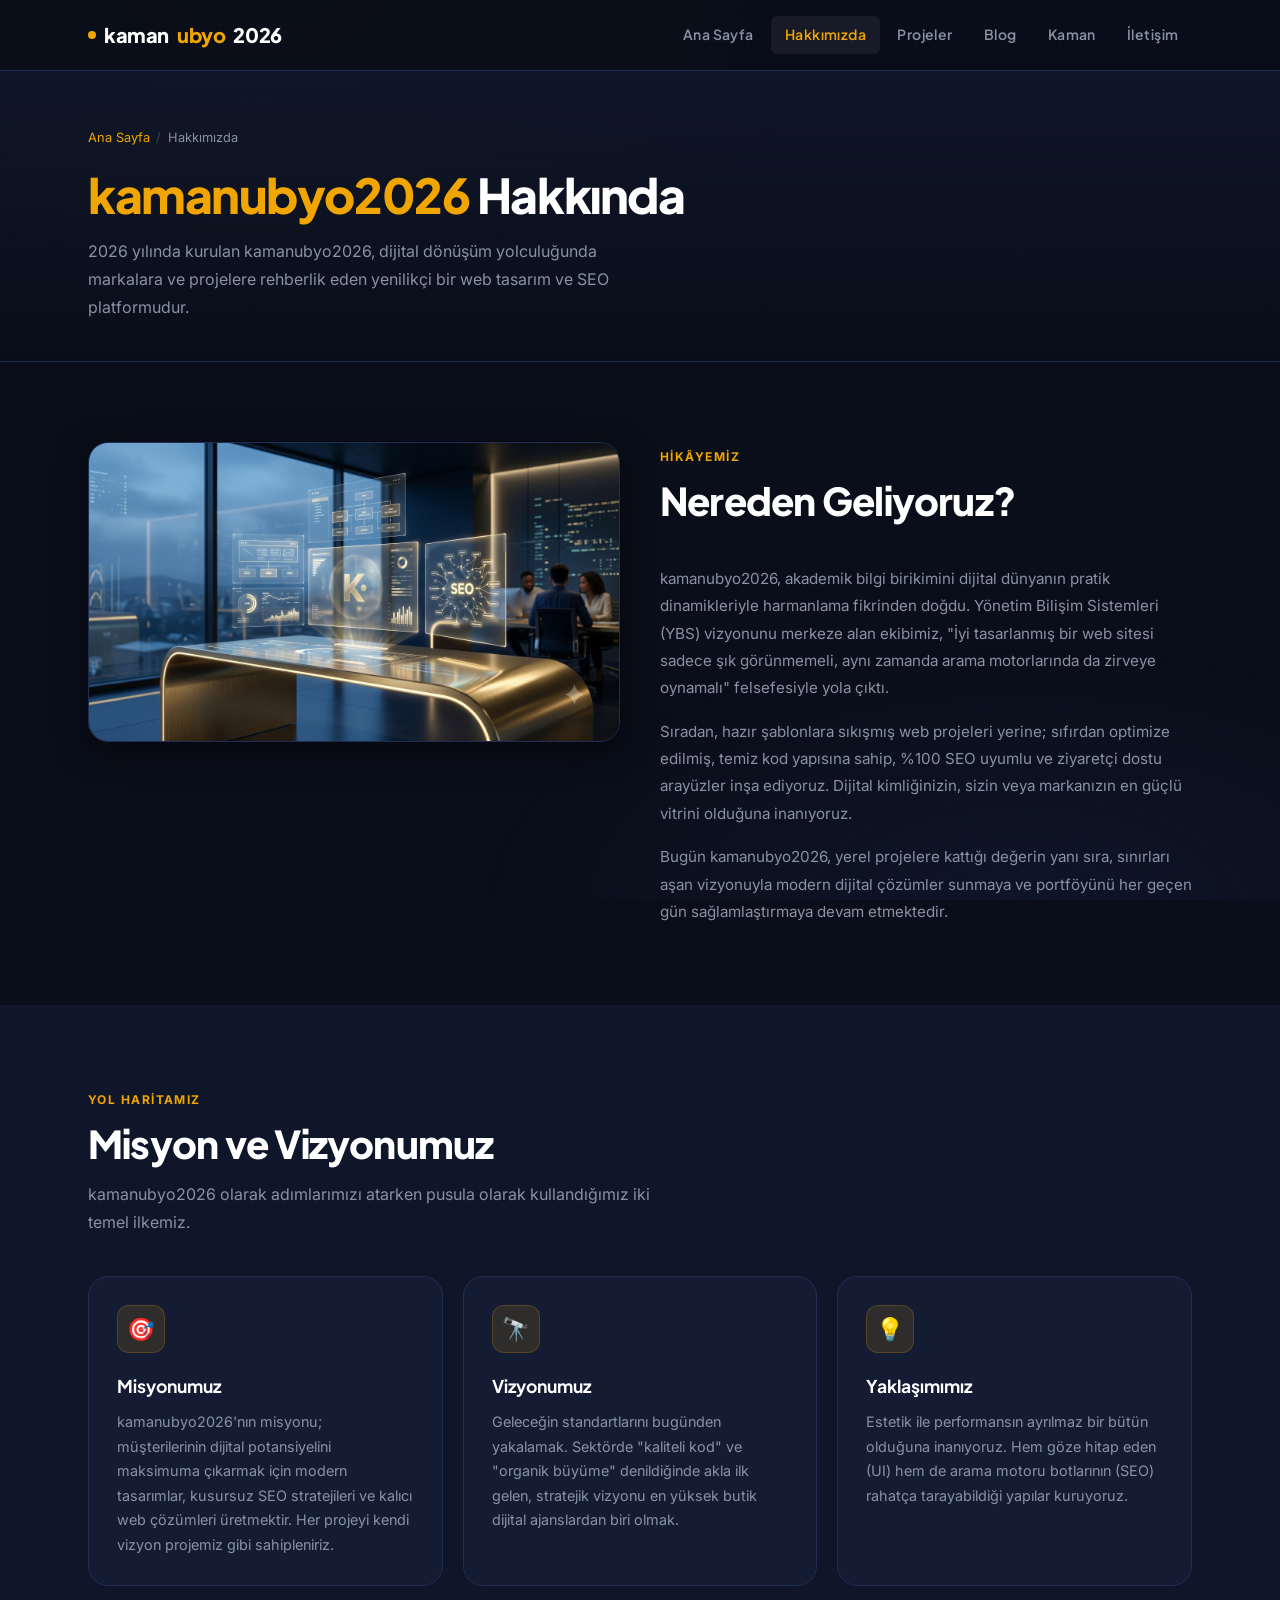
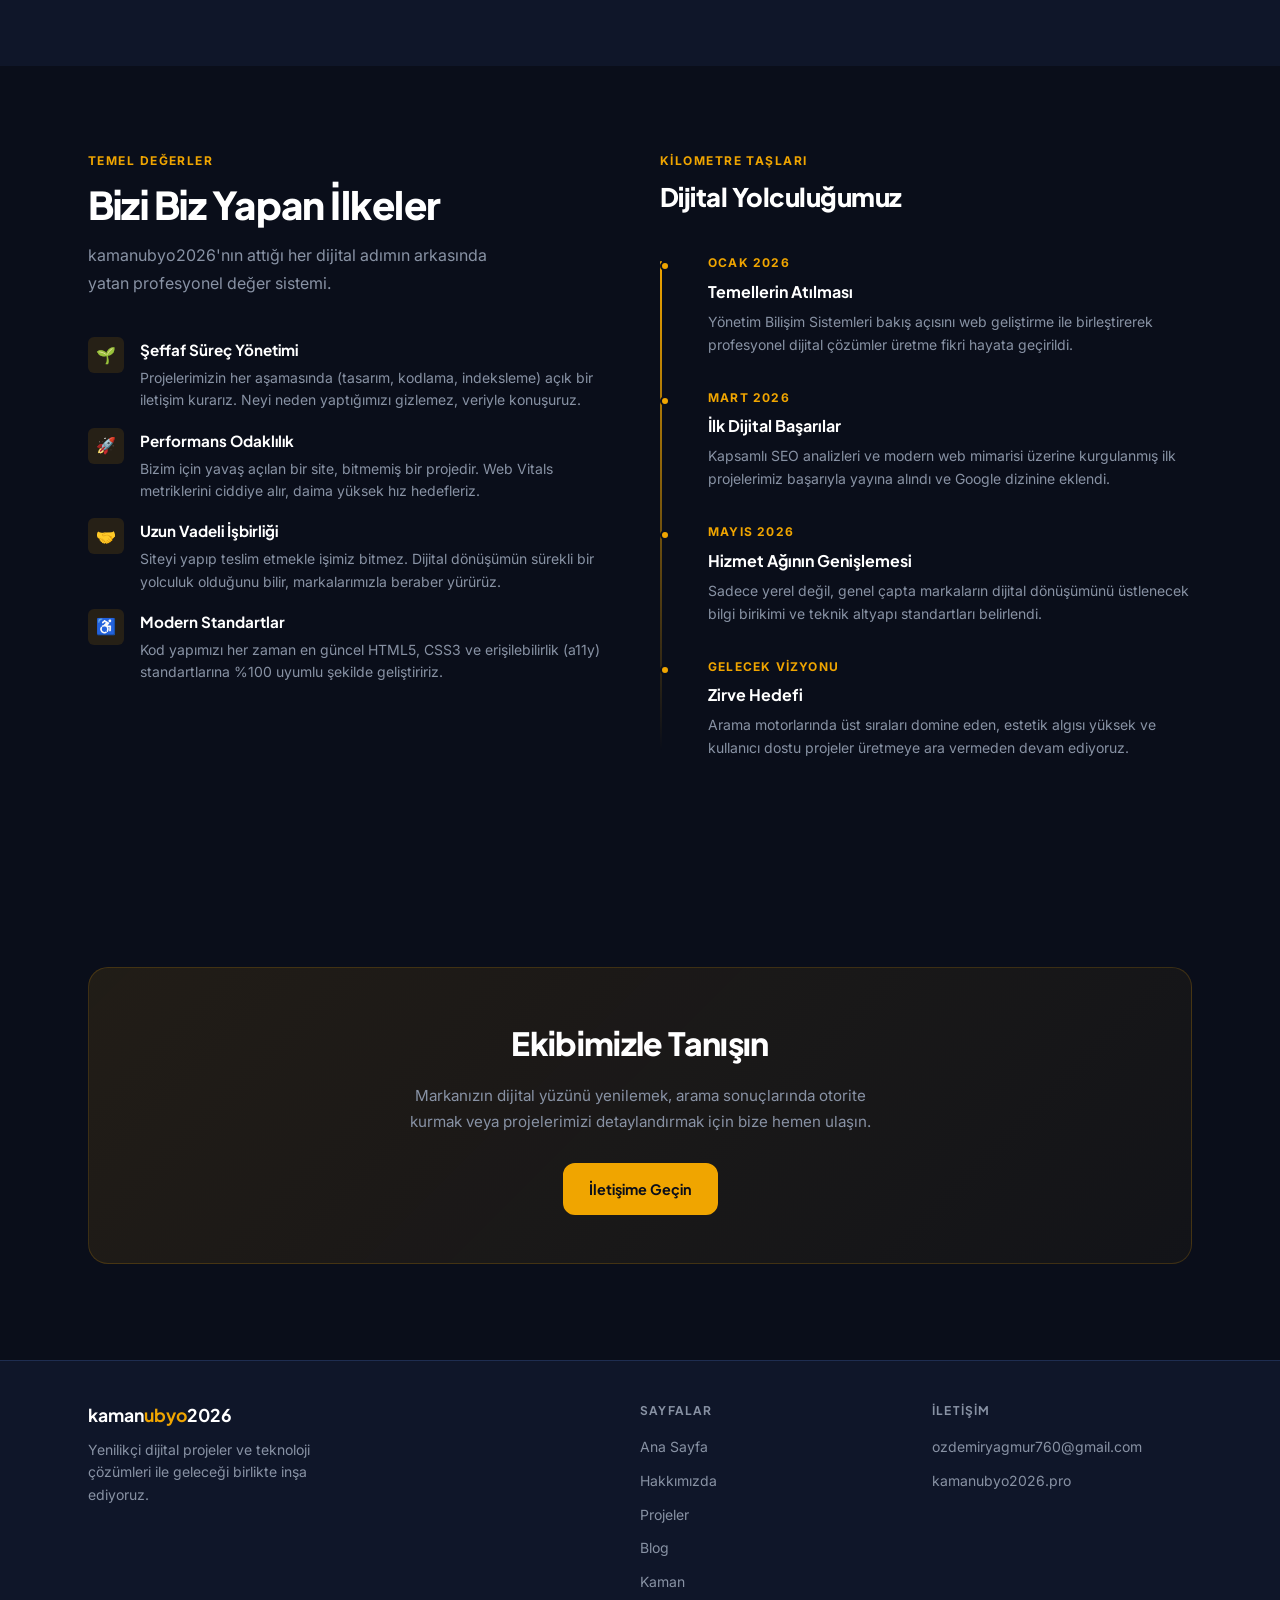
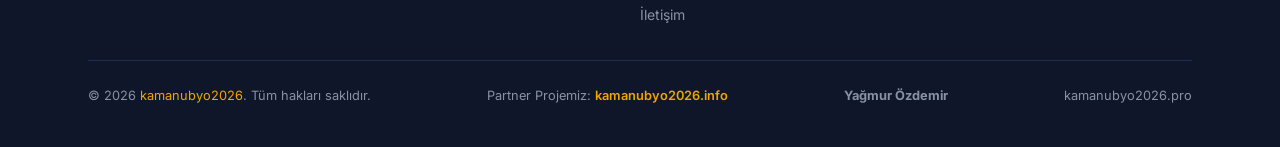
<file: hakkimizda.html>
<!DOCTYPE html>
<html lang="tr" dir="ltr">
<head>
  <meta charset="UTF-8" />
  <meta name="viewport" content="width=device-width, initial-scale=1.0" />

  <title>Hakkımızda | kamanubyo2026 Ekibi ve Vizyonu</title>
  <meta name="description" content="kamanubyo2026'nın kuruluş hikâyesi: Yönetim Bilişim Sistemleri vizyonuyla dijital dünyada fark yaratan, modern web ve SEO çözümleri üreten ekibimizi tanıyın." />
  <meta name="keywords" content="kamanubyo2026 hakkında, kamanubyo2026 ekibi, misyon, vizyon, dijital dönüşüm, web ajansı" />
  <meta name="author" content="kamanubyo2026" />
  <meta name="robots" content="index, follow, max-snippet:-1, max-image-preview:large, max-video-preview:-1" />

  <link rel="canonical" href="https://kamanubyo2026.pro/hakkimizda.html" />

  <meta property="og:type" content="website" />
  <meta property="og:title" content="Hakkımızda | kamanubyo2026 Ekibi ve Vizyonu" />
  <meta property="og:description" content="Akademik vizyonu dijital çözümlere dönüştüren kamanubyo2026 ekibini keşfedin." />
  <meta property="og:url" content="https://kamanubyo2026.pro/hakkimizda.html" />
  <meta property="og:site_name" content="kamanubyo2026" />
  <meta property="og:locale" content="tr_TR" />
  <meta property="og:image" content="https://kamanubyo2026.pro/og-image.png" />
  <meta property="og:image:alt" content="kamanubyo2026 ekip görseli" />

  <meta name="twitter:card" content="summary_large_image" />
  <meta name="twitter:title" content="Hakkımızda | kamanubyo2026" />
  <meta name="twitter:description" content="kamanubyo2026 ekibini ve dijital vizyonumuzu tanıyın." />
  <meta name="twitter:image" content="https://kamanubyo2026.pro/og-image.png" />

  <link rel="preconnect" href="https://fonts.googleapis.com" />
  <link rel="preconnect" href="https://fonts.gstatic.com" crossorigin />

  <link rel="icon" type="image/svg+xml" href="data:image/svg+xml,%3Csvg xmlns='http://www.w3.org/2000/svg' viewBox='0 0 32 32'%3E%3Crect width='32' height='32' rx='6' fill='%23f0a500'/%3E%3Ctext x='16' y='22' text-anchor='middle' font-family='sans-serif' font-weight='800' font-size='16' fill='%230a0e1a'%3EK%3C/text%3E%3C/svg%3E" />

  <link rel="stylesheet" href="style.css" />

  <script type="application/ld+json">
  {
    "@context": "https://schema.org",
    "@type": "AboutPage",
    "@id": "https://kamanubyo2026.pro/hakkimizda.html",
    "url": "https://kamanubyo2026.pro/hakkimizda.html",
    "name": "Hakkımızda | kamanubyo2026 Ekibi ve Vizyonu",
    "description": "kamanubyo2026 ekibinin kuruluş hikâyesi, web tasarımı ve SEO odaklı misyon-vizyon çerçevesi.",
    "inLanguage": "tr-TR",
    "isPartOf": {
      "@type": "WebSite",
      "@id": "https://kamanubyo2026.pro/#website",
      "url": "https://kamanubyo2026.pro/",
      "name": "kamanubyo2026"
    },
    "about": {
      "@type": "Organization",
      "@id": "https://kamanubyo2026.pro/#organization",
      "name": "kamanubyo2026",
      "url": "https://kamanubyo2026.pro/",
      "foundingDate": "2026",
      "description": "kamanubyo2026, Yönetim Bilişim Sistemleri vizyonuyla modern dijital projeler, SEO ve teknoloji çözümleri sunan butik bir dijital ajanstır."
    },
    "breadcrumb": {
      "@type": "BreadcrumbList",
      "itemListElement": [
        {
          "@type": "ListItem",
          "position": 1,
          "name": "Ana Sayfa",
          "item": "https://kamanubyo2026.pro/"
        },
        {
          "@type": "ListItem",
          "position": 2,
          "name": "Hakkımızda",
          "item": "https://kamanubyo2026.pro/hakkimizda.html"
        }
      ]
    }
  }
  </script>
  <link rel="manifest" href="manifest.json">
</head>
<body>
  <div class="geo-bg" aria-hidden="true"></div>

  <a class="skip-link" href="#main-content">İçeriğe geç</a>

  <header class="site-header" role="banner">
    <div class="container">
      <div class="header-inner">
        <a href="index.html" class="site-logo" aria-label="kamanubyo2026 ana sayfasına dön">
          <span class="logo-dot" aria-hidden="true"></span>
          kaman<span>ubyo</span>2026
        </a>

        <button class="nav-toggle" aria-controls="primary-nav" aria-expanded="false" aria-label="Menüyü aç">
          <span aria-hidden="true"></span>
          <span aria-hidden="true"></span>
          <span aria-hidden="true"></span>
        </button>

        <nav id="primary-nav" class="site-nav" role="navigation" aria-label="Ana navigasyon">
          <a href="index.html"       class="nav-link">Ana Sayfa</a>
          <a href="hakkimizda.html"  class="nav-link" aria-current="page">Hakkımızda</a>
          <a href="projeler.html"    class="nav-link">Projeler</a>
          <a href="blog.html" class="nav-link">Blog</a>
          <a href="kaman.html" class="nav-link">Kaman</a>
          <a href="iletisim.html"    class="nav-link">İletişim</a>
        </nav>
      </div>
    </div>
  </header>

  <main id="main-content">

    <section class="page-hero" aria-label="Sayfa başlığı">
      <div class="container">
        <nav aria-label="Breadcrumb" class="breadcrumb">
          <a href="index.html">Ana Sayfa</a>
          <span class="breadcrumb-sep" aria-hidden="true">/</span>
          <span aria-current="page">Hakkımızda</span>
        </nav>
        <h1 class="page-hero-title">
          <span class="accent">kamanubyo2026</span> Hakkında
        </h1>
        <p class="page-hero-desc">
          2026 yılında kurulan kamanubyo2026, dijital dönüşüm yolculuğunda markalara ve projelere rehberlik eden yenilikçi bir web tasarım ve SEO platformudur.
        </p>
      </div>
    </section>

    <section class="section" aria-labelledby="about-story-title">
      <div class="container">
        <div class="about-grid">
          
          <div>
            <img src="hakkimizda-gorsel.jpg" alt="kamanubyo2026 Ekibi ve Dijital Vizyon" style="width: 100%; height: 100%; min-height: 300px; object-fit: cover; border-radius: var(--radius-lg); border: 1px solid var(--color-border); box-shadow: var(--shadow-card); display: block;" />
          </div>

          <div>
            <header class="section-header">
              <p class="section-tag">Hikâyemiz</p>
              <h2 class="section-title" id="about-story-title">Nereden Geliyoruz?</h2>
            </header>
            <p style="color:var(--color-text-muted);line-height:1.8;margin-bottom:1rem;font-size:.95rem;">
              kamanubyo2026, akademik bilgi birikimini dijital dünyanın pratik dinamikleriyle harmanlama fikrinden doğdu. Yönetim Bilişim Sistemleri (YBS) vizyonunu merkeze alan ekibimiz, "İyi tasarlanmış bir web sitesi sadece şık görünmemeli, aynı zamanda arama motorlarında da zirveye oynamalı" felsefesiyle yola çıktı.
            </p>
            <p style="color:var(--color-text-muted);line-height:1.8;margin-bottom:1rem;font-size:.95rem;">
              Sıradan, hazır şablonlara sıkışmış web projeleri yerine; sıfırdan optimize edilmiş, temiz kod yapısına sahip, %100 SEO uyumlu ve ziyaretçi dostu arayüzler inşa ediyoruz. Dijital kimliğinizin, sizin veya markanızın en güçlü vitrini olduğuna inanıyoruz.
            </p>
            <p style="color:var(--color-text-muted);line-height:1.8;font-size:.95rem;">
              Bugün kamanubyo2026, yerel projelere kattığı değerin yanı sıra, sınırları aşan vizyonuyla modern dijital çözümler sunmaya ve portföyünü her geçen gün sağlamlaştırmaya devam etmektedir.
            </p>
          </div>
        </div>
      </div>
    </section>

    <section class="section section-alt" aria-labelledby="mission-title">
      <div class="container">
        <header class="section-header">
          <p class="section-tag">Yol Haritamız</p>
          <h2 class="section-title" id="mission-title">Misyon ve Vizyonumuz</h2>
          <p class="section-lead">
            kamanubyo2026 olarak adımlarımızı atarken pusula olarak kullandığımız iki temel ilkemiz.
          </p>
        </header>

        <div class="cards-grid">
          <article class="card">
            <div class="card-icon" aria-hidden="true">🎯</div>
            <h3 class="card-title">Misyonumuz</h3>
            <p class="card-text">
              kamanubyo2026'nın misyonu; müşterilerinin dijital potansiyelini maksimuma çıkarmak için modern tasarımlar, kusursuz SEO stratejileri ve kalıcı web çözümleri üretmektir. Her projeyi kendi vizyon projemiz gibi sahipleniriz.
            </p>
          </article>

          <article class="card">
            <div class="card-icon" aria-hidden="true">🔭</div>
            <h3 class="card-title">Vizyonumuz</h3>
            <p class="card-text">
              Geleceğin standartlarını bugünden yakalamak. Sektörde "kaliteli kod" ve "organik büyüme" denildiğinde akla ilk gelen, stratejik vizyonu en yüksek butik dijital ajanslardan biri olmak.
            </p>
          </article>

          <article class="card">
            <div class="card-icon" aria-hidden="true">💡</div>
            <h3 class="card-title">Yaklaşımımız</h3>
            <p class="card-text">
              Estetik ile performansın ayrılmaz bir bütün olduğuna inanıyoruz. Hem göze hitap eden (UI) hem de arama motoru botlarının (SEO) rahatça tarayabildiği yapılar kuruyoruz.
            </p>
          </article>
        </div>
      </div>
    </section>

    <section class="section" aria-labelledby="values-title">
      <div class="container">
        <div class="about-grid">
          <div>
            <header class="section-header">
              <p class="section-tag">Temel Değerler</p>
              <h2 class="section-title" id="values-title">Bizi Biz Yapan İlkeler</h2>
              <p class="section-lead" style="max-width:40ch;">
                kamanubyo2026'nın attığı her dijital adımın arkasında yatan profesyonel değer sistemi.
              </p>
            </header>

            <ul class="values-list" role="list">
              <li class="value-item">
                <div class="value-icon" aria-hidden="true">🌱</div>
                <div class="value-content">
                  <h3>Şeffaf Süreç Yönetimi</h3>
                  <p>Projelerimizin her aşamasında (tasarım, kodlama, indeksleme) açık bir iletişim kurarız. Neyi neden yaptığımızı gizlemez, veriyle konuşuruz.</p>
                </div>
              </li>
              <li class="value-item">
                <div class="value-icon" aria-hidden="true">🚀</div>
                <div class="value-content">
                  <h3>Performans Odaklılık</h3>
                  <p>Bizim için yavaş açılan bir site, bitmemiş bir projedir. Web Vitals metriklerini ciddiye alır, daima yüksek hız hedefleriz.</p>
                </div>
              </li>
              <li class="value-item">
                <div class="value-icon" aria-hidden="true">🤝</div>
                <div class="value-content">
                  <h3>Uzun Vadeli İşbirliği</h3>
                  <p>Siteyi yapıp teslim etmekle işimiz bitmez. Dijital dönüşümün sürekli bir yolculuk olduğunu bilir, markalarımızla beraber yürürüz.</p>
                </div>
              </li>
              <li class="value-item">
                <div class="value-icon" aria-hidden="true">♿</div>
                <div class="value-content">
                  <h3>Modern Standartlar</h3>
                  <p>Kod yapımızı her zaman en güncel HTML5, CSS3 ve erişilebilirlik (a11y) standartlarına %100 uyumlu şekilde geliştiririz.</p>
                </div>
              </li>
            </ul>
          </div>

          <div>
            <header class="section-header">
              <p class="section-tag">Kilometre Taşları</p>
              <h2 class="section-title" style="font-size:1.6rem;">Dijital Yolculuğumuz</h2>
            </header>

            <div class="timeline" role="list" aria-label="kamanubyo2026 zaman çizelgesi">
              <div class="timeline-item" role="listitem">
                <p class="timeline-year">Ocak 2026</p>
                <h3 class="timeline-title">Temellerin Atılması</h3>
                <p class="timeline-text">Yönetim Bilişim Sistemleri bakış açısını web geliştirme ile birleştirerek profesyonel dijital çözümler üretme fikri hayata geçirildi.</p>
              </div>
              <div class="timeline-item" role="listitem">
                <p class="timeline-year">Mart 2026</p>
                <h3 class="timeline-title">İlk Dijital Başarılar</h3>
                <p class="timeline-text">Kapsamlı SEO analizleri ve modern web mimarisi üzerine kurgulanmış ilk projelerimiz başarıyla yayına alındı ve Google dizinine eklendi.</p>
              </div>
              <div class="timeline-item" role="listitem">
                <p class="timeline-year">Mayıs 2026</p>
                <h3 class="timeline-title">Hizmet Ağının Genişlemesi</h3>
                <p class="timeline-text">Sadece yerel değil, genel çapta markaların dijital dönüşümünü üstlenecek bilgi birikimi ve teknik altyapı standartları belirlendi.</p>
              </div>
              <div class="timeline-item" role="listitem">
                <p class="timeline-year">Gelecek Vizyonu</p>
                <h3 class="timeline-title">Zirve Hedefi</h3>
                <p class="timeline-text">Arama motorlarında üst sıraları domine eden, estetik algısı yüksek ve kullanıcı dostu projeler üretmeye ara vermeden devam ediyoruz.</p>
              </div>
            </div>
          </div>
        </div>
      </div>
    </section>

    <section class="section" aria-labelledby="cta-about-title">
      <div class="container">
        <div class="cta-section">
          <h2 class="cta-title" id="cta-about-title">Ekibimizle Tanışın</h2>
          <p class="cta-text">
            Markanızın dijital yüzünü yenilemek, arama sonuçlarında otorite kurmak veya projelerimizi detaylandırmak için bize hemen ulaşın.
          </p>
          <a href="iletisim.html" class="btn btn-primary">İletişime Geçin</a>
        </div>
      </div>
    </section>

  </main>

  <footer class="site-footer" role="contentinfo">
    <div class="container">
      <div class="footer-inner">
        <div>
          <p class="footer-brand">kaman<span>ubyo</span>2026</p>
          <p class="footer-desc">
            Yenilikçi dijital projeler ve teknoloji çözümleri ile geleceği birlikte inşa ediyoruz.
          </p>
        </div>
        <nav aria-label="Footer navigasyonu">
          <p class="footer-nav-title">Sayfalar</p>
          <ul class="footer-nav-list">
            <li><a href="index.html">Ana Sayfa</a></li>
            <li><a href="hakkimizda.html">Hakkımızda</a></li>
            <li><a href="projeler.html">Projeler</a></li>
            <li><a href="blog.html">Blog</a></li>
            <li><a href="kaman.html">Kaman</a></li>
            <li><a href="iletisim.html">İletişim</a></li>
          </ul>
        </nav>
        <div>
          <p class="footer-nav-title">İletişim</p>
          <ul class="footer-nav-list">
            <li><a href="mailto:ozdemiryagmur760@gmail.com">ozdemiryagmur760@gmail.com</a></li>
            <li><a href="https://kamanubyo2026.pro">kamanubyo2026.pro</a></li>
          </ul>
        </div>
      </div>
      <div class="footer-bottom">
        <p>© 2026 <a href="index.html">kamanubyo2026</a>. Tüm hakları saklıdır.</p>
        <p style="font-size: 0.8rem;">
          Partner Projemiz: <a href="https://www.kamanubyo2026.info" target="_blank" rel="noopener noreferrer" style="color: var(--color-accent); font-weight: 600;">kamanubyo2026.info</a>
        </p>
        <p><strong>Yağmur Özdemir</strong></p>
        <p>kamanubyo2026.pro</p>
      </div>
    </div>
  </footer>

  <script>
    const toggle = document.querySelector('.nav-toggle');
    const nav    = document.querySelector('.site-nav');
    toggle.addEventListener('click', () => {
      const open = nav.classList.toggle('open');
      toggle.setAttribute('aria-expanded', open);
    });
  </script>
</body>
</html>
</file>
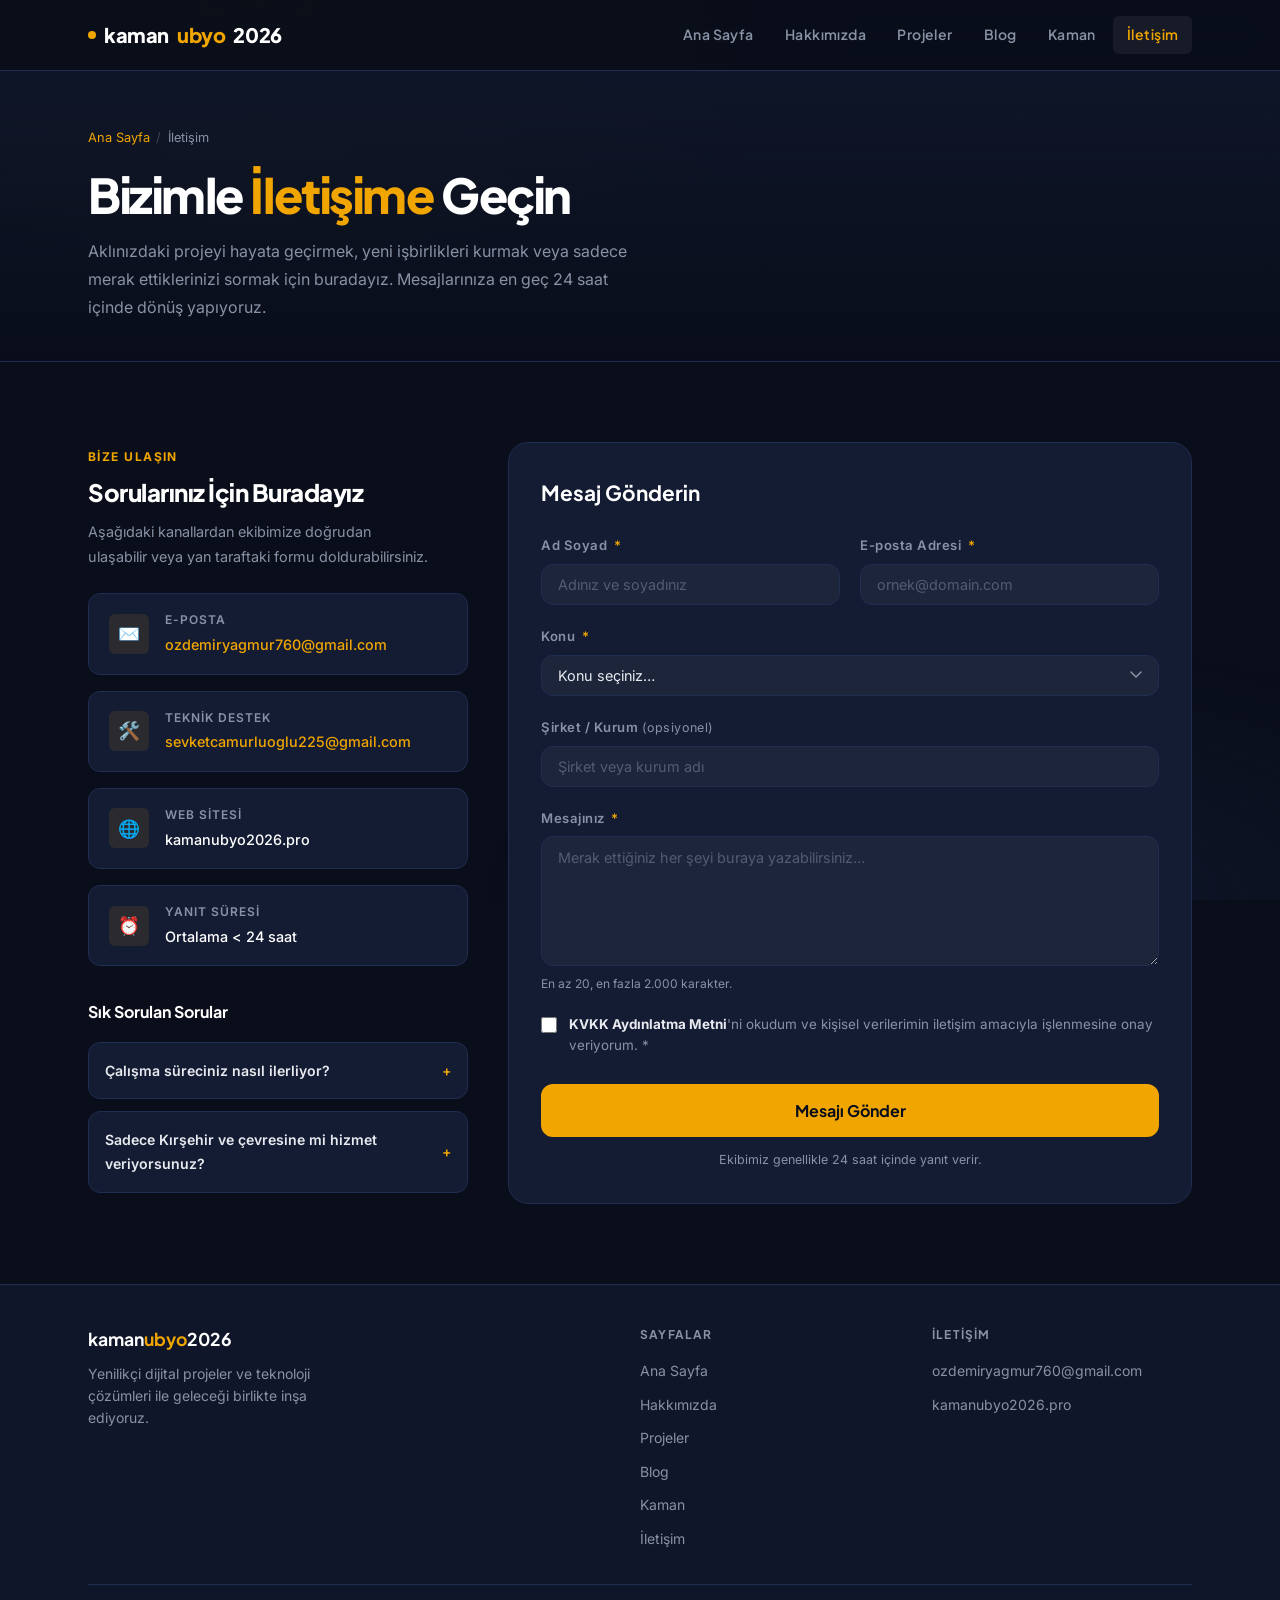
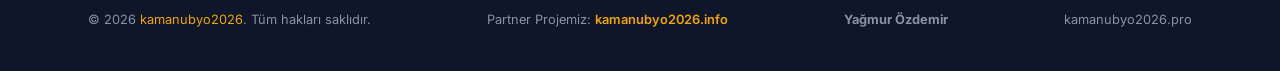
<file: iletisim.html>
<!DOCTYPE html>
<html lang="tr" dir="ltr">
<head>
  <meta charset="UTF-8" />
  <meta name="viewport" content="width=device-width, initial-scale=1.0" />

  <title>İletişim | kamanubyo2026 ile Bağlantıya Geçin</title>
  <meta name="description" content="kamanubyo2026 ile projenizi hayata geçirmek, fikirlerinizi paylaşmak veya sorularınızı sormak için hemen iletişime geçin. Ekibimiz size en kısa sürede dönüş yapacaktır." />
  <meta name="keywords" content="kamanubyo2026 iletişim, iletişim formu, destek, proje teklifi, web tasarım Kaman, dijital çözümler" />
  <meta name="author" content="kamanubyo2026" />
  <meta name="robots" content="index, follow, max-snippet:-1, max-image-preview:large, max-video-preview:-1" />

  <link rel="canonical" href="https://kamanubyo2026.pro/iletisim.html" />

  <meta property="og:type" content="website" />
  <meta property="og:title" content="İletişim | kamanubyo2026 ile Bağlantıya Geçin" />
  <meta property="og:description" content="Projelerinizi konuşmak ve işbirliği fırsatlarını değerlendirmek için kamanubyo2026'ya yazın." />
  <meta property="og:url" content="https://kamanubyo2026.pro/iletisim.html" />
  <meta property="og:site_name" content="kamanubyo2026" />
  <meta property="og:locale" content="tr_TR" />
  <meta property="og:image" content="https://kamanubyo2026.pro/og-image.png" />
  <meta property="og:image:alt" content="kamanubyo2026 iletişim sayfası" />

  <meta name="twitter:card" content="summary_large_image" />
  <meta name="twitter:title" content="İletişim | kamanubyo2026" />
  <meta name="twitter:description" content="kamanubyo2026 ile iletişime geçin ve projelerinizi hayata geçirelim." />
  <meta name="twitter:image" content="https://kamanubyo2026.pro/og-image.png" />

  <link rel="preconnect" href="https://fonts.googleapis.com" />
  <link rel="preconnect" href="https://fonts.gstatic.com" crossorigin />

  <link rel="icon" type="image/svg+xml" href="data:image/svg+xml,%3Csvg xmlns='http://www.w3.org/2000/svg' viewBox='0 0 32 32'%3E%3Crect width='32' height='32' rx='6' fill='%23f0a500'/%3E%3Ctext x='16' y='22' text-anchor='middle' font-family='sans-serif' font-weight='800' font-size='16' fill='%230a0e1a'%3EK%3C/text%3E%3C/svg%3E" />

  <link rel="stylesheet" href="style.css" />
  <link rel="icon" type="image/svg+xml" href="data:image/svg+xml,%3Csvg xmlns='http://www.w3.org/2000/svg' viewBox='0 0 32 32'%3E%3Crect width='32' height='32' rx='6' fill='%23f0a500'/%3E%3Ctext x='16' y='22' text-anchor='middle' font-family='sans-serif' font-weight='800' font-size='16' fill='%230a0e1a'%3EK%3C/text%3E%3C/svg%3E" />

  <link rel="apple-touch-icon" sizes="512x512" href="icon-512.png" />
  <link rel="icon" type="image/png" sizes="512x512" href="icon-512.png" />

  <script type="application/ld+json">
  {
    "@context": "https://schema.org",
    "@type": "ContactPage",
    "@id": "https://kamanubyo2026.pro/iletisim.html",
    "url": "https://kamanubyo2026.pro/iletisim.html",
    "name": "İletişim | kamanubyo2026 ile Bağlantıya Geçin",
    "description": "kamanubyo2026 ekibiyle dijital projeleriniz, işbirlikleri ve aklınıza takılan sorular için iletişime geçin.",
    "inLanguage": "tr-TR",
    "isPartOf": {
      "@type": "WebSite",
      "@id": "https://kamanubyo2026.pro/#website",
      "url": "https://kamanubyo2026.pro/",
      "name": "kamanubyo2026"
    },
    "mainEntity": {
      "@type": "Organization",
      "@id": "https://kamanubyo2026.pro/#organization",
      "name": "kamanubyo2026",
      "url": "https://kamanubyo2026.pro/",
      "contactPoint": [
        {
          "@type": "ContactPoint",
          "contactType": "customer support",
          "email": "sevketcamurluoglu225@gmail.com",
          "availableLanguage": ["Turkish", "English"],
          "hoursAvailable": {
            "@type": "OpeningHoursSpecification",
            "dayOfWeek": ["Monday","Tuesday","Wednesday","Thursday","Friday"],
            "opens": "09:00",
            "closes": "18:00"
          }
        },
        {
          "@type": "ContactPoint",
          "contactType": "sales",
          "email": "ozdemiryagmur760@gmail.com",
          "availableLanguage": "Turkish"
        }
      ]
    },
    "breadcrumb": {
      "@type": "BreadcrumbList",
      "itemListElement": [
        {
          "@type": "ListItem",
          "position": 1,
          "name": "Ana Sayfa",
          "item": "https://kamanubyo2026.pro/"
        },
        {
          "@type": "ListItem",
          "position": 2,
          "name": "İletişim",
          "item": "https://kamanubyo2026.pro/iletisim.html"
        }
      ]
    }
  }
  </script>
  <link rel="manifest" href="manifest.json">
</head>
<body>
  <div class="geo-bg" aria-hidden="true"></div>

  <a class="skip-link" href="#main-content">İçeriğe geç</a>

  <header class="site-header" role="banner">
    <div class="container">
      <div class="header-inner">
        <a href="index.html" class="site-logo" aria-label="kamanubyo2026 ana sayfasına dön">
          <span class="logo-dot" aria-hidden="true"></span>
          kaman<span>ubyo</span>2026
        </a>

        <button class="nav-toggle" aria-controls="primary-nav" aria-expanded="false" aria-label="Menüyü aç">
          <span aria-hidden="true"></span>
          <span aria-hidden="true"></span>
          <span aria-hidden="true"></span>
        </button>

        <nav id="primary-nav" class="site-nav" role="navigation" aria-label="Ana navigasyon">
          <a href="index.html"       class="nav-link">Ana Sayfa</a>
          <a href="hakkimizda.html"  class="nav-link">Hakkımızda</a>
          <a href="projeler.html"    class="nav-link">Projeler</a>
          <a href="blog.html" class="nav-link">Blog</a>
          <a href="kaman.html" class="nav-link">Kaman</a>
          <a href="iletisim.html"    class="nav-link" aria-current="page">İletişim</a>
        </nav>
      </div>
    </div>
  </header>

  <main id="main-content">

    <section class="page-hero" aria-label="Sayfa başlığı">
      <div class="container">
        <nav aria-label="Breadcrumb" class="breadcrumb">
          <a href="index.html">Ana Sayfa</a>
          <span class="breadcrumb-sep" aria-hidden="true">/</span>
          <span aria-current="page">İletişim</span>
        </nav>
        <h1 class="page-hero-title">
          Bizimle <span class="accent">İletişime</span> Geçin
        </h1>
        <p class="page-hero-desc">
          Aklınızdaki projeyi hayata geçirmek, yeni işbirlikleri kurmak veya sadece merak ettiklerinizi sormak için buradayız. Mesajlarınıza en geç 24 saat içinde dönüş yapıyoruz.
        </p>
      </div>
    </section>

    <section class="section" aria-labelledby="contact-section-title">
      <div class="container">
        <h2 class="sr-only" id="contact-section-title">İletişim Bilgileri ve Form</h2>

        <div class="contact-grid">

          <aside aria-label="kamanubyo2026 iletişim bilgileri">
            <header class="section-header" style="margin-bottom:1.5rem;">
              <p class="section-tag">Bize Ulaşın</p>
              <h2 class="section-title" style="font-size:1.5rem;">
                Sorularınız İçin Buradayız
              </h2>
              <p class="section-lead" style="font-size:.9rem;max-width:38ch;">
                Aşağıdaki kanallardan ekibimize doğrudan ulaşabilir veya yan taraftaki formu doldurabilirsiniz.
              </p>
            </header>

            <ul class="contact-info-list" role="list">
              <li>
                <div class="contact-info-item">
                  <div class="ci-icon" aria-hidden="true">✉️</div>
                  <div>
                    <p class="ci-label">E-posta</p>
                    <p class="ci-value">
                      <a href="mailto:ozdemiryagmur760@gmail.com"
                         style="color:var(--color-accent);">
                        ozdemiryagmur760@gmail.com
                      </a>
                    </p>
                  </div>
                </div>
              </li>
              <li>
                <div class="contact-info-item">
                  <div class="ci-icon" aria-hidden="true">🛠️</div>
                  <div>
                    <p class="ci-label">Teknik Destek</p>
                    <p class="ci-value">
                      <a href="mailto:sevketcamurluoglu225@gmail.com"
                         style="color:var(--color-accent);">
                        sevketcamurluoglu225@gmail.com
                      </a>
                    </p>
                  </div>
                </div>
              </li>
              <li>
                <div class="contact-info-item">
                  <div class="ci-icon" aria-hidden="true">🌐</div>
                  <div>
                    <p class="ci-label">Web Sitesi</p>
                    <p class="ci-value">kamanubyo2026.pro</p>
                  </div>
                </div>
              </li>
              <li>
                <div class="contact-info-item">
                  <div class="ci-icon" aria-hidden="true">⏰</div>
                  <div>
                    <p class="ci-label">Yanıt Süresi</p>
                    <p class="ci-value">Ortalama &lt; 24 saat</p>
                  </div>
                </div>
              </li>
            </ul>

            <div style="margin-top:2rem;">
              <h3 style="font-family:var(--font-display);font-weight:700;font-size:1rem;color:var(--color-white);margin-bottom:1rem;">
                Sık Sorulan Sorular
              </h3>
              <div style="display:flex;flex-direction:column;gap:.75rem;">
                <details style="background:var(--color-bg-card);border:1px solid var(--color-border);border-radius:var(--radius-md);padding:1rem;cursor:pointer;">
                  <summary style="font-size:.88rem;font-weight:600;color:var(--color-text);list-style:none;display:flex;justify-content:space-between;align-items:center;">
                    Çalışma süreciniz nasıl ilerliyor?
                    <span aria-hidden="true" style="color:var(--color-accent);">+</span>
                  </summary>
                  <p style="margin-top:.65rem;font-size:.85rem;color:var(--color-text-muted);line-height:1.65;">
                    Öncelikle ihtiyaçlarınızı dinliyor ve dijital hedeflerinizi anlıyoruz. Ardından projenize özel bir SEO ve tasarım yol haritası çıkararak adım adım hayata geçiriyoruz.
                  </p>
                </details>

                <details style="background:var(--color-bg-card);border:1px solid var(--color-border);border-radius:var(--radius-md);padding:1rem;cursor:pointer;">
                  <summary style="font-size:.88rem;font-weight:600;color:var(--color-text);list-style:none;display:flex;justify-content:space-between;align-items:center;">
                    Sadece Kırşehir ve çevresine mi hizmet veriyorsunuz?
                    <span aria-hidden="true" style="color:var(--color-accent);">+</span>
                  </summary>
                  <p style="margin-top:.65rem;font-size:.85rem;color:var(--color-text-muted);line-height:1.65;">
                    Hayır, merkezimiz Kırşehir/Kaman olsa da dijital dünyanın avantajlarını kullanarak Türkiye'nin ve dünyanın her yerindeki müşterilerimize web ve içerik çözümleri sunuyoruz.
                  </p>
                </details>
              </div>
            </div>
          </aside>

          <div>
            <div class="contact-form" id="contact-form-wrapper">

              <div id="form-section">
                <h2 style="font-family:var(--font-display);font-weight:700;font-size:1.3rem;color:var(--color-white);margin-bottom:1.5rem;">
                  Mesaj Gönderin
                </h2>

                <form
                  id="contact-form"
                  action="https://formspree.io/f/xqewvjor"
                  method="POST"
                  novalidate
                  aria-label="kamanubyo2026 iletişim formu"
                >
                  <div class="form-grid">

                    <div class="form-row">
                      <div class="form-group">
                        <label class="form-label" for="name">
                          Ad Soyad <span class="required" aria-label="zorunlu alan">*</span>
                        </label>
                        <input
                          type="text"
                          id="name"
                          name="name"
                          class="form-input"
                          autocomplete="name"
                          placeholder="Adınız ve soyadınız"
                          required
                          aria-required="true"
                          aria-describedby="name-hint"
                          minlength="2"
                          maxlength="80"
                        />
                        <span id="name-hint" class="sr-only">Tam adınızı giriniz.</span>
                      </div>

                      <div class="form-group">
                        <label class="form-label" for="email">
                          E-posta Adresi <span class="required" aria-label="zorunlu alan">*</span>
                        </label>
                        <input
                          type="email"
                          id="email"
                          name="email"
                          class="form-input"
                          autocomplete="email"
                          placeholder="ornek@domain.com"
                          required
                          aria-required="true"
                          aria-describedby="email-hint"
                        />
                        <span id="email-hint" class="sr-only">Geri dönüş yapabileceğimiz e-posta adresiniz.</span>
                      </div>
                    </div>

                    <div class="form-group">
                      <label class="form-label" for="subject">
                        Konu <span class="required" aria-label="zorunlu alan">*</span>
                      </label>
                      <select
                        id="subject"
                        name="subject"
                        class="form-select"
                        required
                        aria-required="true"
                      >
                        <option value="" disabled selected>Konu seçiniz…</option>
                        <option value="proje-teklifi">Proje Teklifi</option>
                        <option value="isbirligi">İşbirliği Fırsatı</option>
                        <option value="teknik-destek">Teknik Destek</option>
                        <option value="basin">Basın ve Medya</option>
                        <option value="kariyer">Kariyer</option>
                        <option value="genel">Genel Soru</option>
                      </select>
                    </div>

                    <div class="form-group">
                      <label class="form-label" for="company">
                        Şirket / Kurum
                        <span style="font-weight:400;color:var(--color-text-muted);font-size:.78rem;">(opsiyonel)</span>
                      </label>
                      <input
                        type="text"
                        id="company"
                        name="company"
                        class="form-input"
                        autocomplete="organization"
                        placeholder="Şirket veya kurum adı"
                        maxlength="100"
                      />
                    </div>

                    <div class="form-group">
                      <label class="form-label" for="message">
                        Mesajınız <span class="required" aria-label="zorunlu alan">*</span>
                      </label>
                      <textarea
                        id="message"
                        name="message"
                        class="form-textarea"
                        placeholder="Merak ettiğiniz her şeyi buraya yazabilirsiniz…"
                        required
                        aria-required="true"
                        aria-describedby="message-hint"
                        minlength="20"
                        maxlength="2000"
                        rows="5"
                      ></textarea>
                      <span id="message-hint" style="font-size:.75rem;color:var(--color-text-muted);">
                        En az 20, en fazla 2.000 karakter.
                      </span>
                    </div>

                    <div class="form-group" style="flex-direction:row;align-items:flex-start;gap:.75rem;">
                      <input
                        type="checkbox"
                        id="kvkk"
                        name="kvkk"
                        required
                        aria-required="true"
                        style="margin-top:.2rem;width:1rem;height:1rem;accent-color:var(--color-accent);cursor:pointer;flex-shrink:0;"
                      />
                      <label for="kvkk" style="font-size:.84rem;color:var(--color-text-muted);line-height:1.55;cursor:pointer;">
                        <strong style="color:var(--color-text);">KVKK Aydınlatma Metni</strong>'ni okudum ve
                        kişisel verilerimin iletişim amacıyla işlenmesine onay veriyorum.
                        <span class="required" aria-label="zorunlu alan">*</span>
                      </label>
                    </div>

                    <div>
                      <button type="submit" class="btn btn-primary form-submit">
                        <span id="submit-text">Mesajı Gönder</span>
                        <span id="submit-spinner" style="display:none;" aria-hidden="true">⏳</span>
                      </button>
                      <p style="margin-top:.75rem;font-size:.78rem;color:var(--color-text-muted);text-align:center;">
                        Ekibimiz genellikle 24 saat içinde yanıt verir.
                      </p>
                    </div>

                  </div></form>
              </div>

              <div class="form-success" id="form-success" role="alert" aria-live="polite">
                <div class="success-icon" aria-hidden="true">✅</div>
                <h3 class="success-title">Mesajınız Bize Ulaştı!</h3>
                <p class="success-text">
                  İlginiz için teşekkür ederiz. Mesajınızı aldık, en kısa sürede sizinle iletişime geçeceğiz.
                </p>
              </div>

            </div></div>

        </div>
      </div>
    </section>

  </main>

  <footer class="site-footer" role="contentinfo">
    <div class="container">
      <div class="footer-inner">
        <div>
          <p class="footer-brand">kaman<span>ubyo</span>2026</p>
          <p class="footer-desc">
            Yenilikçi dijital projeler ve teknoloji çözümleri ile geleceği birlikte inşa ediyoruz.
          </p>
        </div>
        <nav aria-label="Footer navigasyonu">
          <p class="footer-nav-title">Sayfalar</p>
          <ul class="footer-nav-list">
            <li><a href="index.html">Ana Sayfa</a></li>
            <li><a href="hakkimizda.html">Hakkımızda</a></li>
            <li><a href="projeler.html">Projeler</a></li>
            <li><a href="blog.html">Blog</a></li>
            <li><a href="kaman.html">Kaman</a></li>
            <li><a href="iletisim.html">İletişim</a></li>
          </ul>
        </nav>
        <div>
          <p class="footer-nav-title">İletişim</p>
          <ul class="footer-nav-list">
            <li><a href="mailto:ozdemiryagmur760@gmail.com">ozdemiryagmur760@gmail.com</a></li>
            <li><a href="https://kamanubyo2026.pro">kamanubyo2026.pro</a></li>
          </ul>
        </div>
      </div>
      <div class="footer-bottom">
        <p>© 2026 <a href="index.html">kamanubyo2026</a>. Tüm hakları saklıdır.</p>
        <p style="font-size: 0.8rem;">
          Partner Projemiz: <a href="https://www.kamanubyo2026.info" target="_blank" rel="noopener noreferrer" style="color: var(--color-accent); font-weight: 600;">kamanubyo2026.info</a>
        </p>
        <p><strong>Yağmur Özdemir</strong></p>
        <p>kamanubyo2026.pro</p>
      </div>
    </div>
  </footer>

  <style>.sr-only{position:absolute;width:1px;height:1px;padding:0;margin:-1px;overflow:hidden;clip:rect(0,0,0,0);white-space:nowrap;border-width:0;}</style>

  <script>
    // Mobile nav
    const toggle = document.querySelector('.nav-toggle');
    const nav    = document.querySelector('.site-nav');
    toggle.addEventListener('click', () => {
      const open = nav.classList.toggle('open');
      toggle.setAttribute('aria-expanded', open);
    });

    // Gerçek Formspree Gönderim İşlemi
    const form = document.getElementById('contact-form');
    
    form.addEventListener("submit", async function(e) {
      e.preventDefault();
      
      const btn     = form.querySelector('button[type="submit"]');
      const spinner = document.getElementById('submit-spinner');
      const btnText = document.getElementById('submit-text');

      // Basit HTML5 doğrulama
      if (!form.checkValidity()) {
        form.reportValidity();
        return;
      }

      // Yükleniyor durumu
      btn.disabled = true;
      spinner.style.display = 'inline';
      btnText.textContent   = 'Gönderiliyor…';

      const data = new FormData(form);

      try {
        const response = await fetch(form.action, {
          method: form.method,
          body: data,
          headers: {
            'Accept': 'application/json'
          }
        });
        
        if (response.ok) {
          // Başarılı olursa formu gizle ve başarı mesajını göster
          document.getElementById('form-section').style.display = 'none';
          const success = document.getElementById('form-success');
          success.classList.add('visible');
          success.focus();
          form.reset();
        } else {
          // Hata durumunda formu tekrar aktif et
          alert("Form gönderilirken bir hata oldu, bağlantıyı kontrol et.");
          btn.disabled = false;
          spinner.style.display = 'none';
          btnText.textContent   = 'Mesajı Gönder';
        }
      } catch (error) {
        alert("Bağlantı hatası yaşandı, lütfen tekrar dene.");
        btn.disabled = false;
        spinner.style.display = 'none';
        btnText.textContent   = 'Mesajı Gönder';
      }
    });
  </script>
</body>
</html>
</file>
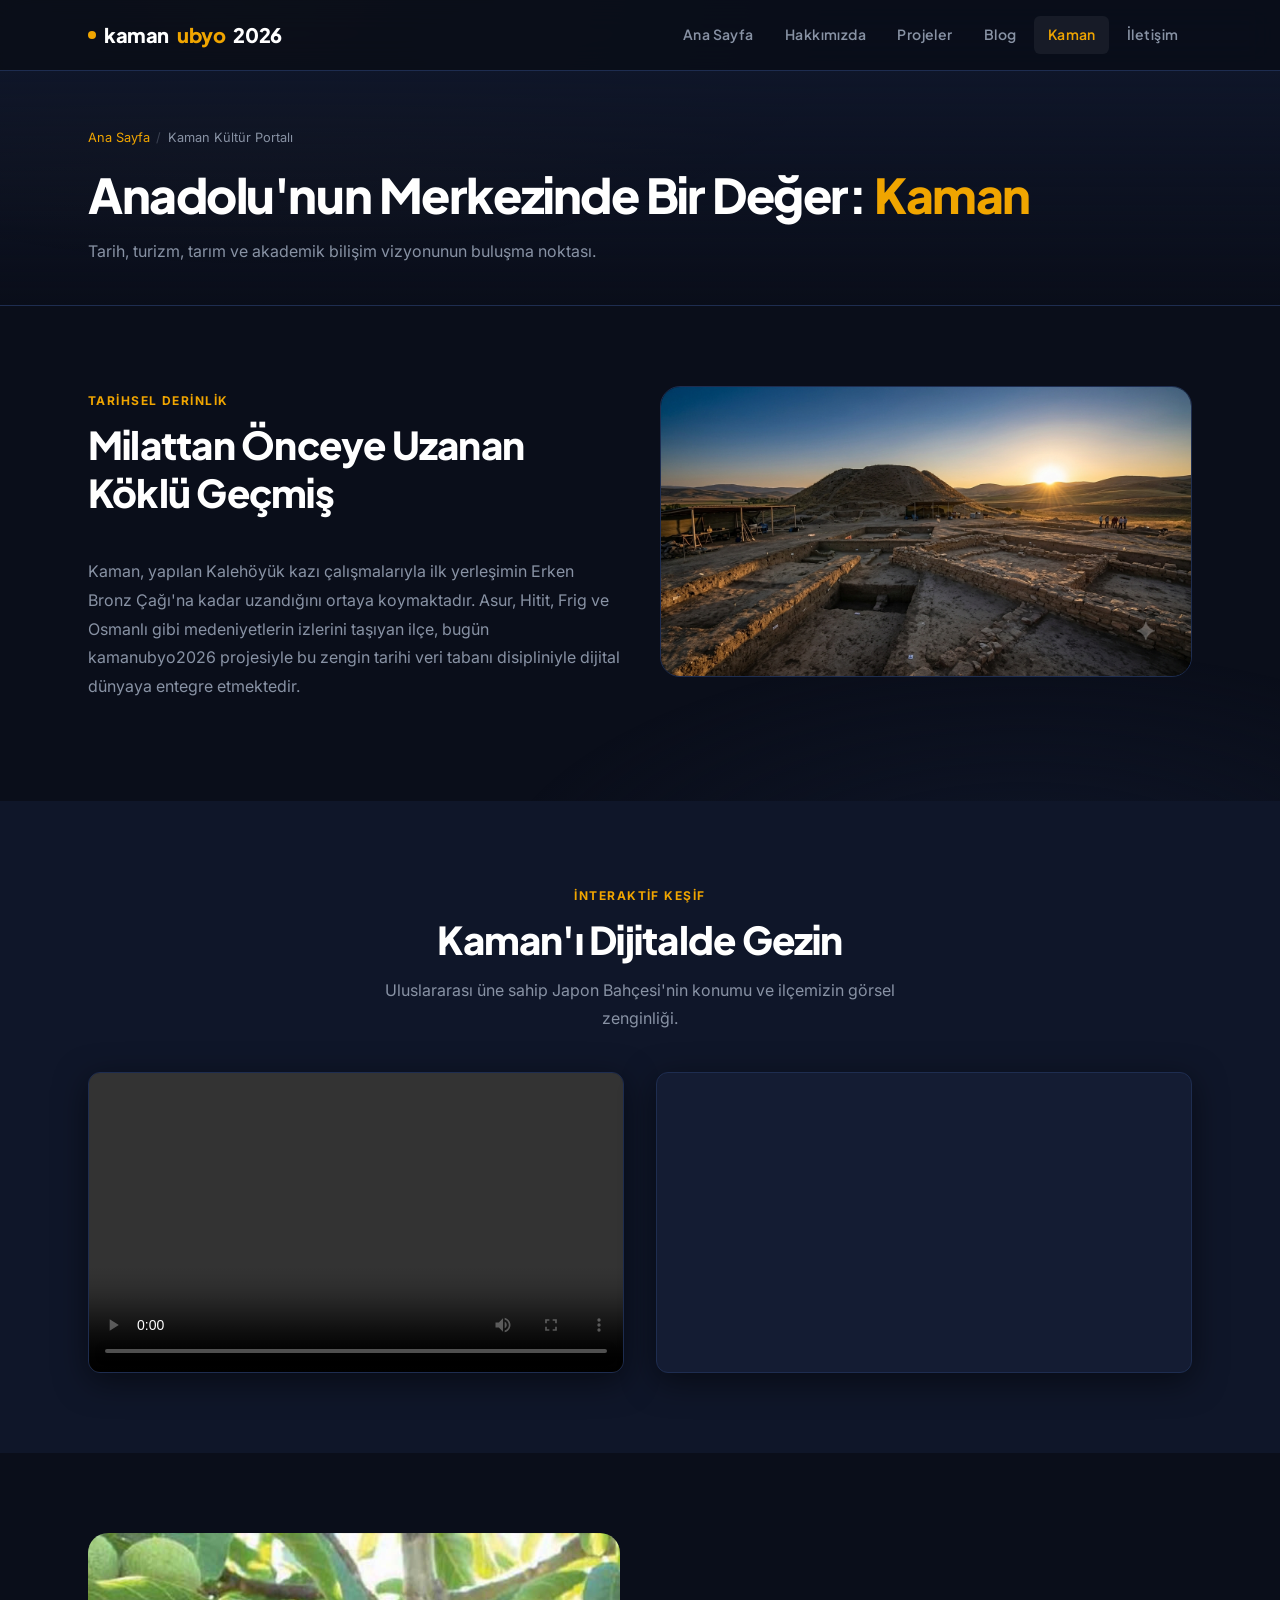
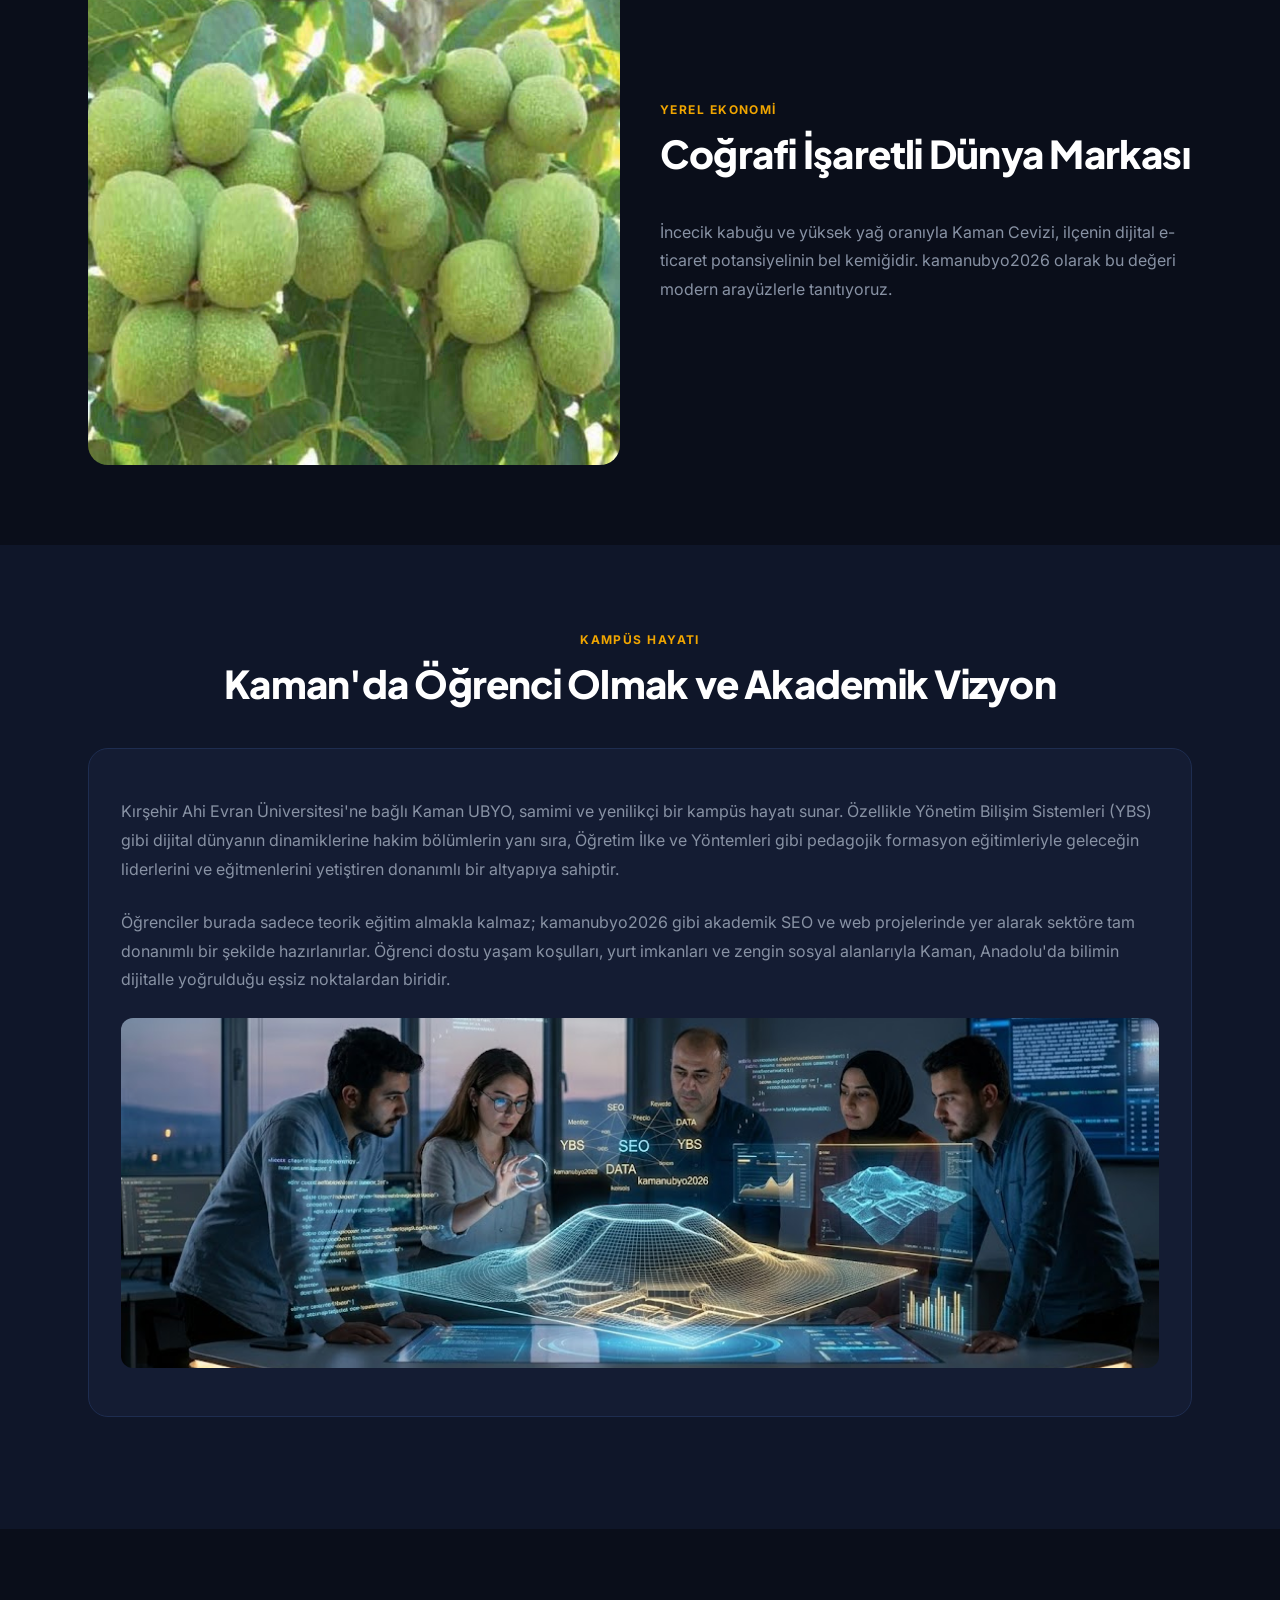
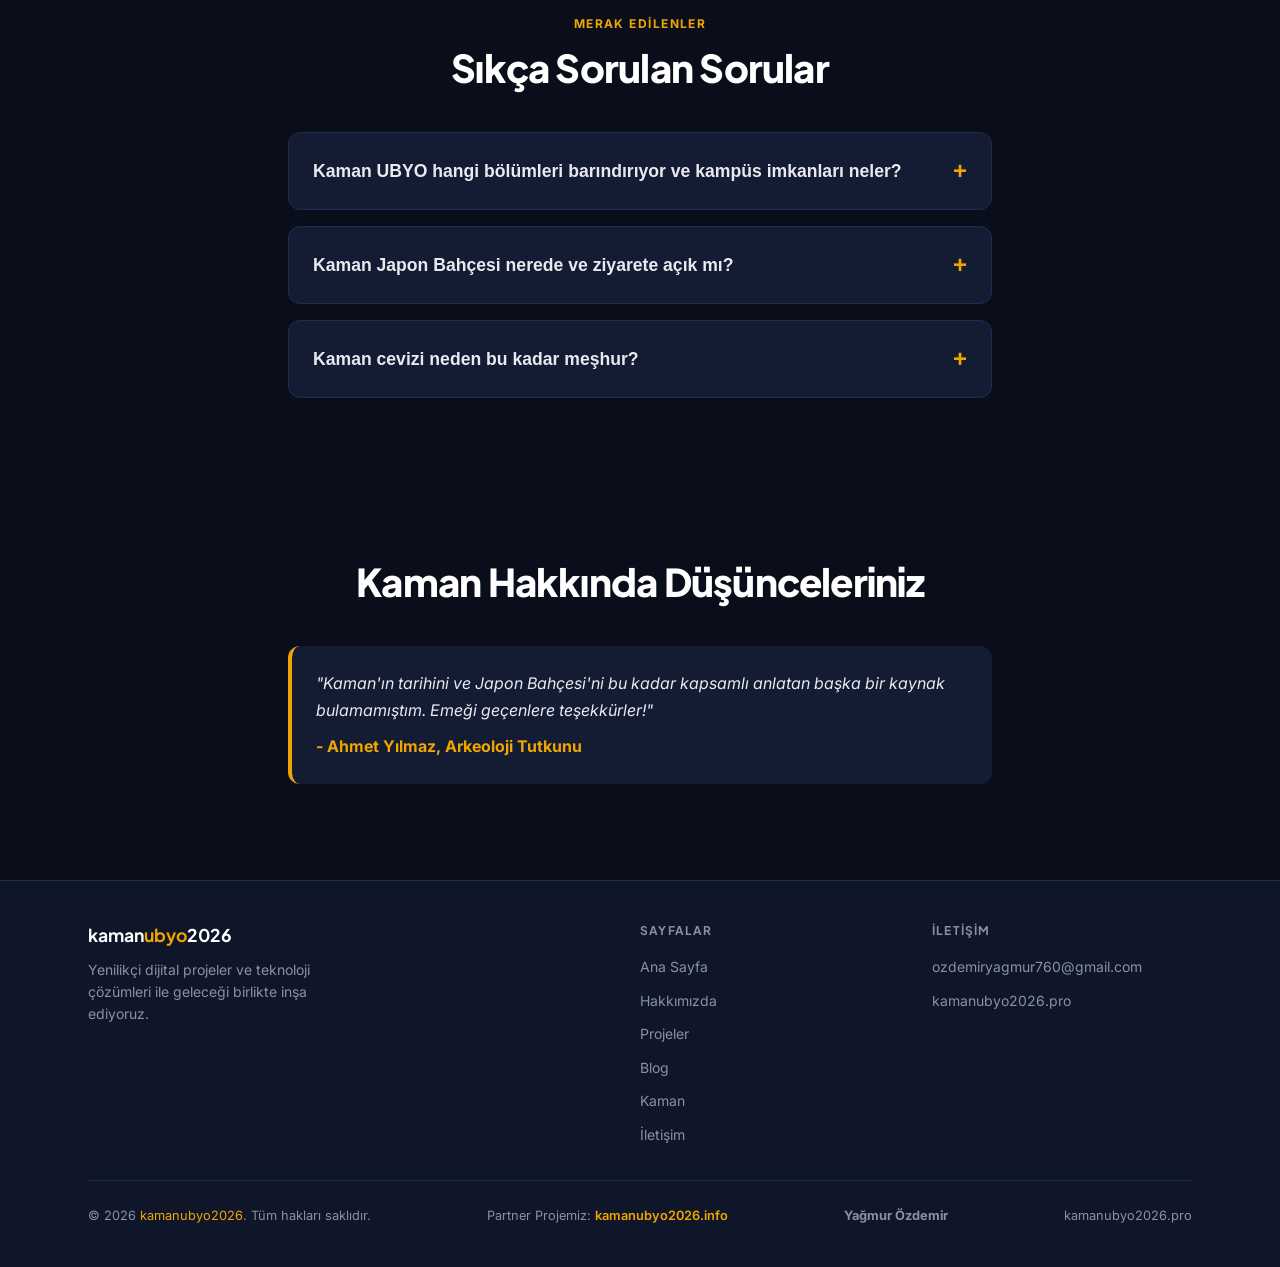
<file: kaman.html>
<!DOCTYPE html>
<html lang="tr" dir="ltr">
<head>
  <meta charset="UTF-8" />
  <meta name="viewport" content="width=device-width, initial-scale=1.0" />

  <title>Kaman Rehberi ve Dijital Dönüşüm | kamanubyo2026 Otorite Sayfası</title>
  <meta name="description" content="kamanubyo2026 vizyonuyla Kırşehir Kaman'ın tarihi, Kalehöyük kazıları, Japon Bahçesi, Kaman Cevizi ve UBYO kampüs rehberi üzerine hazırlanmış kapsamlı dijital kaynak." />
  <meta name="keywords" content="kamanubyo2026, Kaman, Kırşehir, Kaman UBYO, Japon Bahçesi, Kalehöyük, Kaman Cevizi, dijital dönüşüm, Yönetim Bilişim Sistemleri, yerel SEO, Kırşehir tarihi" />
  <meta name="author" content="kamanubyo2026" />
  <meta name="robots" content="index, follow, max-snippet:-1, max-image-preview:large, max-video-preview:-1" />

  <link rel="canonical" href="https://kamanubyo2026.pro/kaman.html" />

  <meta property="og:type" content="article" />
  <meta property="og:title" content="Kaman'ın Kültürel Mirası ve Dijital Geleceği | kamanubyo2026" />
  <meta property="og:description" content="Kırşehir Kaman'ın kadim tarihini, öğrenci yaşamını ve akademik bilişim vizyonunu tek bir dijital platformda buluşturuyoruz." />
  <meta property="og:url" content="https://kamanubyo2026.pro/kaman.html" />
  <meta property="og:site_name" content="kamanubyo2026" />
  <meta property="og:locale" content="tr_TR" />
  <meta property="og:image" content="https://kamanubyo2026.pro/og-image.png" />

  <link rel="preconnect" href="https://fonts.googleapis.com" />
  <link rel="preconnect" href="https://fonts.gstatic.com" crossorigin />

  <link rel="icon" type="image/svg+xml" href="data:image/svg+xml,%3Csvg xmlns='http://www.w3.org/2000/svg' viewBox='0 0 32 32'%3E%3Crect width='32' height='32' rx='6' fill='%23f0a500'/%3E%3Ctext x='16' y='22' text-anchor='middle' font-family='sans-serif' font-weight='800' font-size='16' fill='%230a0e1a'%3EK%3C/text%3E%3C/svg%3E" />

  <link rel="stylesheet" href="style.css" />

  <style>
    .media-grid { display: grid; grid-template-columns: 1fr 1fr; gap: 2rem; margin-top: 2rem; }
    @media (max-width: 768px) { .media-grid { grid-template-columns: 1fr; } }
    .media-container { position: relative; width: 100%; border-radius: var(--radius-md); overflow: hidden; border: 1px solid var(--color-border); box-shadow: var(--shadow-card); aspect-ratio: 16/9; background: var(--color-bg-card); }
    .media-container iframe { position: absolute; top: 0; left: 0; width: 100%; height: 100%; border: none; }
    
    .faq-container { display: flex; flex-direction: column; gap: 1rem; margin-top: 2rem; }
    .faq-item { background: var(--color-bg-card); border: 1px solid var(--color-border); border-radius: var(--radius-md); overflow: hidden; }
    .faq-question { width: 100%; text-align: left; padding: 1.5rem; font-size: 1.1rem; font-weight: 700; color: var(--color-text); background: none; border: none; cursor: pointer; display: flex; justify-content: space-between; align-items: center; }
    .faq-question:hover { color: var(--color-accent); }
    .faq-answer { padding: 0 1.5rem; max-height: 0; overflow: hidden; transition: all 0.3s ease; color: var(--color-text-muted); line-height: 1.6; }
    .faq-item.active .faq-answer { padding: 0 1.5rem 1.5rem 1.5rem; max-height: 500px; }
    .faq-icon { transition: transform 0.3s ease; font-size: 1.5rem; color: var(--color-accent); }
    .faq-item.active .faq-icon { transform: rotate(45deg); }
  </style>

  <script type="application/ld+json">
  {
    "@context": "https://schema.org",
    "@graph": [
      {
        "@type": "Article",
        "@id": "https://kamanubyo2026.pro/kaman.html#article",
        "headline": "Kaman'ın Kültürel Değerleri ve Bilişim Odaklı Geleceği",
        "description": "Kaman UBYO bilişim ekosistemi çerçevesinde Kırşehir'in yerel mirasının incelenmesi.",
        "author": { "@type": "Organization", "name": "kamanubyo2026 Ekibi" }
      },
      {
        "@type": "FAQPage",
        "mainEntity": [
          {
            "@type": "Question",
            "name": "Kaman UBYO hangi bölümleri barındırıyor ve kampüs imkanları neler?",
            "acceptedAnswer": {
              "@type": "Answer",
              "text": "Kaman UBYO, özellikle Yönetim Bilişim Sistemleri (YBS) gibi teknoloji ve analitik odaklı yenilikçi bölümleri barındırır. Öğrenciler dijital dönüşüm projelerinde aktif rol alırken, sunulan pedagojik formasyon imkanlarıyla da kariyerlerini çeşitlendirebilmektedir."
            }
          },
          {
            "@type": "Question",
            "name": "Kaman Japon Bahçesi nerede ve ziyarete açık mı?",
            "acceptedAnswer": {
              "@type": "Answer",
              "text": "Kaman-Kalehöyük Arkeoloji Müzesi'nin hemen yanında bulunan Japon Bahçesi, Kırşehir'in Kaman ilçesi Çağırkan beldesindedir. Yılın her dönemi, özellikle ilkbahar aylarında sakura (kiraz) çiçeklerinin açmasıyla ziyarete açıktır."
            }
          },
          {
            "@type": "Question",
            "name": "Kaman cevizi neden bu kadar meşhur?",
            "acceptedAnswer": {
              "@type": "Answer",
              "text": "Kaman cevizi, bölgenin mikro klima ikliminde yetişen, çok ince kabuklu, acılık oranı sıfıra yakın ve yağ oranı yüksek coğrafi işaret tescilli bir ceviz türüdür. Her yıl Ekim ayında adına festival düzenlenmektedir."
            }
          }
        ]
      }
    ]
  }
  </script>
  <link rel="manifest" href="manifest.json">
</head>
<body>
  <div class="geo-bg" aria-hidden="true"></div>

  <a class="skip-link" href="#main-content">İçeriğe geç</a>

  <header class="site-header" role="banner">
    <div class="container">
      <div class="header-inner">
        <a href="index.html" class="site-logo">
          <span class="logo-dot" aria-hidden="true"></span>
          kaman<span>ubyo</span>2026
        </a>
        <button class="nav-toggle" aria-controls="primary-nav" aria-expanded="false">
          <span aria-hidden="true"></span><span aria-hidden="true"></span><span aria-hidden="true"></span>
        </button>
        <nav id="primary-nav" class="site-nav" role="navigation">
          <a href="index.html" class="nav-link">Ana Sayfa</a>
          <a href="hakkimizda.html" class="nav-link">Hakkımızda</a>
          <a href="projeler.html" class="nav-link">Projeler</a>
          <a href="blog.html" class="nav-link">Blog</a>
          <a href="kaman.html" class="nav-link" aria-current="page">Kaman</a>
          <a href="iletisim.html" class="nav-link">İletişim</a>
        </nav>
      </div>
    </div>
  </header>

  <main id="main-content">

    <section class="page-hero">
      <div class="container">
        <nav aria-label="Breadcrumb" class="breadcrumb">
          <a href="index.html">Ana Sayfa</a>
          <span class="breadcrumb-sep" aria-hidden="true">/</span>
          <span aria-current="page">Kaman Kültür Portalı</span>
        </nav>
        <h1 class="page-hero-title">Anadolu'nun Merkezinde Bir Değer: <span class="accent">Kaman</span></h1>
        <p class="page-hero-desc">Tarih, turizm, tarım ve akademik bilişim vizyonunun buluşma noktası.</p>
      </div>
    </section>

    <section class="section">
      <div class="container">
        <div class="about-grid">
          <div>
            <header class="section-header">
              <p class="section-tag">Tarihsel Derinlik</p>
              <h2 class="section-title">Milattan Önceye Uzanan Köklü Geçmiş</h2>
            </header>
            <p style="color:var(--color-text-muted); line-height:1.8; margin-bottom:1.25rem;">
              Kaman, yapılan Kalehöyük kazı çalışmalarıyla ilk yerleşimin Erken Bronz Çağı'na kadar uzandığını ortaya koymaktadır. Asur, Hitit, Frig ve Osmanlı gibi medeniyetlerin izlerini taşıyan ilçe, bugün kamanubyo2026 projesiyle bu zengin tarihi veri tabanı disipliniyle dijital dünyaya entegre etmektedir.
            </p>
          </div>
          <div>
            <img src="kaman-tarih.jpg" alt="Kaman Tarihi ve Arkeolojik Kazılar" style="width: 100%; height: 100%; object-fit: cover; border-radius: var(--radius-lg); border: 1px solid var(--color-border);" />
          </div>
        </div>
      </div>
    </section>

    <section class="section section-alt">
      <div class="container">
        <header class="section-header" style="text-align: center;">
          <p class="section-tag">İnteraktif Keşif</p>
          <h2 class="section-title">Kaman'ı Dijitalde Gezin</h2>
          <p class="section-lead" style="margin-inline: auto;">Uluslararası üne sahip Japon Bahçesi'nin konumu ve ilçemizin görsel zenginliği.</p>
        </header>

        <div class="media-grid">
            <div class="media-container">
                <video width="100%" height="100%" controls style="object-fit: cover;">
                  <source src="kaman-video.mp4" type="video/mp4">
                  Tarayıcınız video etiketini desteklemiyor.
                </video>
              </div>
              <div class="media-container">
                <iframe 
                  src="https://www.google.com/maps/embed?pb=!1m18!1m12!1m3!1d3032.5516315897184!2d33.78768007604323!3d39.3455615715978!2m3!1f0!2f0!3f0!3m2!1i1024!2i768!4f13.1!3m3!1m2!1s0x14d4851221b6a22f%3A0x67341e3d6718d7de!2sKaleh%C3%B6y%C3%BCk%20Arkeoloji%20M%C3%BCzesi!5e0!3m2!1str!2str!4v1718285558994!5m2!1str!2str" 
                  width="100%" 
                  height="100%" 
                  style="border:0;" 
                  allowfullscreen="" 
                  loading="lazy" 
                  referrerpolicy="no-referrer-when-downgrade">
                </iframe>
              </div>
        </div>
      </div>
    </section>

    <section class="section">
      <div class="container">
        <div class="about-grid" style="align-items: center;">
          <div><img src="kaman-cevizi.jpg" alt="Kaman Cevizi" style="width: 100%; height: auto; border-radius: var(--radius-lg);" /></div>
          <div>
            <header class="section-header">
              <p class="section-tag">Yerel Ekonomi</p>
              <h2 class="section-title">Coğrafi İşaretli Dünya Markası</h2>
            </header>
            <p style="color:var(--color-text-muted); line-height:1.8;">İncecik kabuğu ve yüksek yağ oranıyla Kaman Cevizi, ilçenin dijital e-ticaret potansiyelinin bel kemiğidir. kamanubyo2026 olarak bu değeri modern arayüzlerle tanıtıyoruz.</p>
          </div>
        </div>
      </div>
    </section>

    <section class="section section-alt">
      <div class="container">
        <header class="section-header" style="text-align: center;">
          <p class="section-tag">Kampüs Hayatı</p>
          <h2 class="section-title">Kaman'da Öğrenci Olmak ve Akademik Vizyon</h2>
        </header>
        
        <div style="background: var(--color-bg-card); border: 1px solid var(--color-border); border-radius: var(--radius-lg); padding: 3rem 2rem; margin-bottom: 2rem;">
          <p style="color:var(--color-text-muted); line-height:1.8; margin-bottom:1.5rem;">
            Kırşehir Ahi Evran Üniversitesi'ne bağlı Kaman UBYO, samimi ve yenilikçi bir kampüs hayatı sunar. Özellikle Yönetim Bilişim Sistemleri (YBS) gibi dijital dünyanın dinamiklerine hakim bölümlerin yanı sıra, Öğretim İlke ve Yöntemleri gibi pedagojik formasyon eğitimleriyle geleceğin liderlerini ve eğitmenlerini yetiştiren donanımlı bir altyapıya sahiptir.
          </p>
          <p style="color:var(--color-text-muted); line-height:1.8;">
            Öğrenciler burada sadece teorik eğitim almakla kalmaz; kamanubyo2026 gibi akademik SEO ve web projelerinde yer alarak sektöre tam donanımlı bir şekilde hazırlanırlar. Öğrenci dostu yaşam koşulları, yurt imkanları ve zengin sosyal alanlarıyla Kaman, Anadolu'da bilimin dijitalle yoğrulduğu eşsiz noktalardan biridir.
          </p>
          <img src="kaman-ubyo-teknoloji.jpg" alt="YBS ve Kaman UBYO Laboratuvarı" style="width: 100%; max-height: 350px; object-fit: cover; border-radius: var(--radius-md); margin-top: 1.5rem;" />
        </div>
      </div>
    </section>

    <section class="section">
      <div class="container" style="max-width: 800px; margin: 0 auto;">
        <header class="section-header" style="text-align: center;">
          <p class="section-tag">Merak Edilenler</p>
          <h2 class="section-title">Sıkça Sorulan Sorular</h2>
        </header>

        <div class="faq-container">
          <div class="faq-item">
            <button class="faq-question">Kaman UBYO hangi bölümleri barındırıyor ve kampüs imkanları neler? <span class="faq-icon">+</span></button>
            <div class="faq-answer"><p>Kaman UBYO, özellikle Yönetim Bilişim Sistemleri (YBS) gibi teknoloji ve analitik odaklı yenilikçi bölümleri barındırır. Öğrenciler dijital dönüşüm projelerinde aktif rol alırken, sunulan pedagojik formasyon imkanlarıyla da kariyerlerini çeşitlendirebilmektedir.</p></div>
          </div>
          <div class="faq-item">
            <button class="faq-question">Kaman Japon Bahçesi nerede ve ziyarete açık mı? <span class="faq-icon">+</span></button>
            <div class="faq-answer"><p>Kaman-Kalehöyük Arkeoloji Müzesi'nin hemen yanında bulunan Japon Bahçesi, Kırşehir'in Kaman ilçesi Çağırkan beldesindedir. Yılın her dönemi, özellikle ilkbahar aylarında sakura (kiraz) çiçeklerinin açmasıyla ziyarete açıktır.</p></div>
          </div>
          <div class="faq-item">
            <button class="faq-question">Kaman cevizi neden bu kadar meşhur? <span class="faq-icon">+</span></button>
            <div class="faq-answer"><p>Kaman cevizi, bölgenin mikro klima ikliminde yetişen, çok ince kabuklu, acılık oranı sıfıra yakın ve yağ oranı yüksek coğrafi işaret tescilli bir ceviz türüdür. Her yıl Ekim ayında adına festival düzenlenmektedir.</p></div>
          </div>
        </div>

      </div>
    </section>
    <section class="section" style="background: var(--color-bg-secondary);">
      <div class="container" style="max-width: 800px;">
        <header class="section-header" style="text-align: center;">
          <h2 class="section-title">Kaman Hakkında Düşünceleriniz</h2>
        </header>
        <div id="comments" style="margin-top: 2rem;">
          <div style="background: var(--color-bg-card); padding: 1.5rem; border-radius: var(--radius-md); border-left: 4px solid var(--color-accent); margin-bottom: 1rem;">
            <p style="font-style: italic;">"Kaman'ın tarihini ve Japon Bahçesi'ni bu kadar kapsamlı anlatan başka bir kaynak bulamamıştım. Emeği geçenlere teşekkürler!"</p>
            <strong style="display: block; margin-top: 0.5rem; color: var(--color-accent);">- Ahmet Yılmaz, Arkeoloji Tutkunu</strong>
          </div>
        </div>
      </div>
    </section>
  </main>

  <footer class="site-footer" role="contentinfo">
    <div class="container">
      <div class="footer-inner">
        <div>
          <p class="footer-brand">kaman<span>ubyo</span>2026</p>
          <p class="footer-desc">Yenilikçi dijital projeler ve teknoloji çözümleri ile geleceği birlikte inşa ediyoruz.</p>
        </div>
        <nav aria-label="Footer navigasyonu">
          <p class="footer-nav-title">Sayfalar</p>
          <ul class="footer-nav-list">
            <li><a href="index.html">Ana Sayfa</a></li>
            <li><a href="hakkimizda.html">Hakkımızda</a></li>
            <li><a href="projeler.html">Projeler</a></li>
            <li><a href="blog.html">Blog</a></li>
            <li><a href="kaman.html">Kaman</a></li>
            <li><a href="iletisim.html">İletişim</a></li>
          </ul>
        </nav>
        <div>
          <p class="footer-nav-title">İletişim</p>
          <ul class="footer-nav-list">
            <li><a href="mailto:ozdemiryagmur760@gmail.com">ozdemiryagmur760@gmail.com</a></li>
            <li><a href="https://kamanubyo2026.pro">kamanubyo2026.pro</a></li>
          </ul>
        </div>
      </div>
      <div class="footer-bottom">
        <p>© 2026 <a href="index.html">kamanubyo2026</a>. Tüm hakları saklıdır.</p>
        <p style="font-size: 0.8rem;">
          Partner Projemiz: <a href="https://kamanubyo2026.info" target="_blank" rel="noopener noreferrer" style="color: var(--color-accent); font-weight: 600;">kamanubyo2026.info</a>
        </p>
        <p><strong>Yağmur Özdemir</strong></p>
        <p>kamanubyo2026.pro</p>
      </div>
    </div>
  </footer>

  <script>
    // Mobil Menü
    const toggle = document.querySelector('.nav-toggle');
    const nav = document.querySelector('.site-nav');
    toggle.addEventListener('click', () => {
      const open = nav.classList.toggle('open');
      toggle.setAttribute('aria-expanded', open);
    });

    // SSS Akordeon Mantığı (YENİ EKLENDİ)
    const faqItems = document.querySelectorAll('.faq-item');
    faqItems.forEach(item => {
      const question = item.querySelector('.faq-question');
      question.addEventListener('click', () => {
        // Diğer açık olanları kapat (İsteğe bağlı)
        faqItems.forEach(otherItem => {
          if (otherItem !== item) {
            otherItem.classList.remove('active');
            otherItem.querySelector('.faq-icon').textContent = '+';
          }
        });
        
        // Tıklananı aç/kapat
        item.classList.toggle('active');
        const icon = item.querySelector('.faq-icon');
        icon.textContent = item.classList.contains('active') ? '×' : '+';
      });
    });
  </script>
</body>
</html>
</file>
<file: style.css>
/* ============================================================
   kamanubyo2026.pro — Premium Global Stylesheet
   Mobile-First | CSS Grid + Flexbox | Google Web Vitals Opt.
   ============================================================ */

/* ── Google Fonts (preconnect for performance) ── */
/* Eski ezik fontu sildik, yerine premium Plus Jakarta Sans ve Inter'i ekledik */
@import url('https://fonts.googleapis.com/css2?family=Inter:wght@400;500;600&family=Plus+Jakarta+Sans:wght@500;700;800&display=swap');

/* ── CSS Custom Properties ── */
:root {
  --color-bg:         #0a0e1a;
  --color-bg-alt:     #0f1629;
  --color-bg-card:    #141c33;
  --color-accent:     #f0a500;
  --color-accent-dim: #c4840a;
  --color-text:       #e8eaf0;
  --color-text-muted: #8892a4;
  --color-border:     #1e2d50;
  --color-white:      #ffffff;

  /* Yeni Keskin Fontlar */
  --font-display: 'Plus Jakarta Sans', sans-serif;
  --font-body:    'Inter', sans-serif;

  --radius-sm:  6px;
  --radius-md:  12px;
  --radius-lg:  20px;

  --shadow-card: 0 8px 32px rgba(0,0,0,.5);
  --shadow-glow: 0 0 28px rgba(240,165,0,.25);

  --transition: 0.3s cubic-bezier(0.25, 0.8, 0.25, 1);

  --max-width:   1200px;
  --padding-x:   1.25rem;
}

/* ── Custom Scrollbar (Premium Detay) ── */
::-webkit-scrollbar {
  width: 10px;
}
::-webkit-scrollbar-track {
  background: var(--color-bg);
}
::-webkit-scrollbar-thumb {
  background: var(--color-border);
  border-radius: 5px;
}
::-webkit-scrollbar-thumb:hover {
  background: var(--color-accent-dim);
}

/* ── Custom Text Selection (Premium Detay) ── */
::selection {
  background: var(--color-accent);
  color: var(--color-bg);
}

/* ── Reset & Base ── */
*, *::before, *::after { box-sizing: border-box; margin: 0; padding: 0; }

html {
  scroll-behavior: smooth;
  -webkit-text-size-adjust: 100%;
  font-size: 16px;
}

body {
  font-family: var(--font-body);
  background-color: var(--color-bg);
  color: var(--color-text);
  line-height: 1.7;
  min-height: 100vh;
  display: flex;
  flex-direction: column;
  overflow-x: hidden;
}

img, video, svg { max-width: 100%; display: block; }
a { color: inherit; text-decoration: none; }
ul, ol { list-style: none; }

/* ── Focus Visible (a11y) ── */
:focus-visible {
  outline: 2px solid var(--color-accent);
  outline-offset: 3px;
  border-radius: var(--radius-sm);
}

/* ── Skip Link (a11y) ── */
.skip-link {
  position: absolute;
  top: -100%;
  left: 1rem;
  background: var(--color-accent);
  color: var(--color-bg);
  padding: .5rem 1rem;
  border-radius: 0 0 var(--radius-sm) var(--radius-sm);
  font-weight: 700;
  z-index: 9999;
  transition: top var(--transition);
}
.skip-link:focus { top: 0; }

/* ── Container ── */
.container {
  width: 100%;
  max-width: var(--max-width);
  margin-inline: auto;
  padding-inline: var(--padding-x);
}

/* ── Geometric background pattern (Nefes Alan Animasyon) ── */
.geo-bg {
  position: fixed;
  inset: 0;
  z-index: -1;
  background:
    radial-gradient(ellipse 80% 50% at 20% 0%, rgba(240,165,0,.08) 0%, transparent 60%),
    radial-gradient(ellipse 60% 40% at 80% 100%, rgba(15,22,41,.95) 0%, transparent 70%);
  pointer-events: none;
  animation: bgShift 20s ease-in-out infinite alternate;
}
@keyframes bgShift {
  0% { transform: scale(1); opacity: 0.8; }
  100% { transform: scale(1.05); opacity: 1; }
}

/* ============================================================
   HEADER & NAV
   ============================================================ */
.site-header {
  position: sticky;
  top: 0;
  z-index: 100;
  background: rgba(10,14,26,.88);
  backdrop-filter: blur(16px) saturate(1.5);
  -webkit-backdrop-filter: blur(16px) saturate(1.5);
  border-bottom: 1px solid var(--color-border);
}

.header-inner {
  display: flex;
  align-items: center;
  justify-content: space-between;
  padding-block: 1rem;
  gap: 1rem;
}

/* Logo */
.site-logo {
  font-family: var(--font-display);
  font-weight: 800;
  font-size: 1.25rem;
  letter-spacing: -.02em;
  color: var(--color-white);
  display: flex;
  align-items: center;
  gap: .5rem;
  flex-shrink: 0;
}
.site-logo span {
  color: var(--color-accent);
}
.logo-dot {
  width: 8px;
  height: 8px;
  background: var(--color-accent);
  border-radius: 50%;
  display: inline-block;
  animation: pulse 2.4s ease-in-out infinite;
}
@keyframes pulse {
  0%, 100% { transform: scale(1); opacity: 1; box-shadow: 0 0 0 rgba(240,165,0,0); }
  50% { transform: scale(1.3); opacity: .7; box-shadow: 0 0 10px rgba(240,165,0,.5); }
}

/* Nav */
.site-nav {
  display: flex;
  align-items: center;
  gap: .25rem;
}

.nav-link {
  font-family: var(--font-display);
  font-size: .875rem;
  font-weight: 600;
  letter-spacing: .03em;
  color: var(--color-text-muted);
  padding: .45rem .85rem;
  border-radius: var(--radius-sm);
  transition: color var(--transition), background var(--transition);
}
.nav-link:hover,
.nav-link[aria-current="page"] {
  color: var(--color-white);
  background: rgba(255,255,255,.06);
}
.nav-link[aria-current="page"] {
  color: var(--color-accent);
}

/* Mobile nav toggle */
.nav-toggle {
  display: none;
  background: none;
  border: 1px solid var(--color-border);
  border-radius: var(--radius-sm);
  padding: .45rem .6rem;
  cursor: pointer;
  color: var(--color-text);
  flex-direction: column;
  gap: 4px;
  align-items: center;
  justify-content: center;
}
.nav-toggle span {
  display: block;
  width: 20px;
  height: 2px;
  background: currentColor;
  border-radius: 2px;
  transition: transform var(--transition), opacity var(--transition);
}

/* ============================================================
   FOOTER
   ============================================================ */
.site-footer {
  margin-top: auto;
  background: var(--color-bg-alt);
  border-top: 1px solid var(--color-border);
  padding-block: 2.5rem;
}

.footer-inner {
  display: grid;
  gap: 2rem;
}

.footer-brand {
  font-family: var(--font-display);
  font-weight: 700;
  font-size: 1.1rem;
  color: var(--color-white);
  margin-bottom: .5rem;
}
.footer-brand span { color: var(--color-accent); }

.footer-desc {
  font-size: .875rem;
  color: var(--color-text-muted);
  max-width: 28ch;
  line-height: 1.6;
}

.footer-nav-title {
  font-family: var(--font-display);
  font-size: .75rem;
  font-weight: 700;
  letter-spacing: .1em;
  text-transform: uppercase;
  color: var(--color-text-muted);
  margin-bottom: .75rem;
}
.footer-nav-list { display: flex; flex-direction: column; gap: .4rem; }
.footer-nav-list a {
  font-size: .875rem;
  color: var(--color-text-muted);
  transition: color var(--transition);
}
.footer-nav-list a:hover { color: var(--color-accent); transform: translateX(3px); display: inline-block; }

.footer-bottom {
  margin-top: 2rem;
  padding-top: 1.5rem;
  border-top: 1px solid var(--color-border);
  font-size: .8rem;
  color: var(--color-text-muted);
  display: flex;
  flex-wrap: wrap;
  gap: .5rem;
  justify-content: space-between;
  align-items: center;
}
.footer-bottom a {
  color: var(--color-accent);
  transition: opacity var(--transition);
}
.footer-bottom a:hover { opacity: .75; }

/* ============================================================
   HERO — INDEX
   ============================================================ */
.hero {
  padding-block: 5rem 4rem;
  position: relative;
  overflow: hidden;
}
.hero::before {
  content: '';
  position: absolute;
  top: -40%;
  right: -20%;
  width: 600px;
  height: 600px;
  background: radial-gradient(circle, rgba(240,165,0,.1) 0%, transparent 65%);
  pointer-events: none;
}

.hero-eyebrow {
  display: inline-flex;
  align-items: center;
  gap: .5rem;
  font-size: .8rem;
  font-weight: 600;
  letter-spacing: .12em;
  text-transform: uppercase;
  color: var(--color-accent);
  background: rgba(240,165,0,.1);
  border: 1px solid rgba(240,165,0,.2);
  border-radius: 999px;
  padding: .3rem .9rem;
  margin-bottom: 1.5rem;
}

.hero-title {
  font-family: var(--font-display);
  font-weight: 800;
  font-size: clamp(2rem, 5vw, 3.8rem); /* Fontu hafif dengeledik */
  line-height: 1.25; /* Satırlar arası nefes aldı */
  letter-spacing: -0.01em; /* Harfler birbirinden ayrıldı */
  color: var(--color-white);
  max-width: 16ch;
  margin-bottom: 1.25rem;
}
.hero-title .accent { color: var(--color-accent); }

.hero-sub {
  font-size: 1.1rem;
  color: var(--color-text-muted);
  max-width: 52ch;
  margin-bottom: 2.5rem;
  line-height: 1.75;
}

.btn-group { display: flex; flex-wrap: wrap; gap: .75rem; }

.btn {
  display: inline-flex;
  align-items: center;
  gap: .5rem;
  font-family: var(--font-display);
  font-size: .9rem;
  font-weight: 700;
  padding: .75rem 1.5rem;
  border-radius: var(--radius-md);
  border: 2px solid transparent;
  cursor: pointer;
  transition: all var(--transition);
  text-decoration: none;
  white-space: nowrap;
}
.btn-primary {
  background: var(--color-accent);
  color: var(--color-bg);
  border-color: var(--color-accent);
}
.btn-primary:hover {
  background: var(--color-accent-dim);
  border-color: var(--color-accent-dim);
  transform: translateY(-3px);
  box-shadow: var(--shadow-glow);
}
.btn-outline {
  background: transparent;
  color: var(--color-text);
  border-color: var(--color-border);
}
.btn-outline:hover {
  border-color: var(--color-accent);
  color: var(--color-accent);
  transform: translateY(-3px);
}

/* Stats bar */
.stats-bar {
  display: grid;
  grid-template-columns: repeat(2, 1fr);
  gap: 1px;
  background: var(--color-border);
  border: 1px solid var(--color-border);
  border-radius: var(--radius-lg);
  overflow: hidden;
  margin-top: 4rem;
}
.stat-item {
  background: var(--color-bg-card);
  padding: 1.5rem;
  text-align: center;
  transition: background var(--transition);
}
.stat-item:hover {
  background: rgba(20, 28, 51, 0.8);
}
.stat-number {
  font-family: var(--font-display);
  font-weight: 800;
  font-size: 2rem;
  color: var(--color-accent);
  line-height: 1;
  margin-bottom: .25rem;
}
.stat-label {
  font-size: .8rem;
  color: var(--color-text-muted);
  text-transform: uppercase;
  letter-spacing: .05em;
}

/* ============================================================
   SECTION COMMONS
   ============================================================ */
.section { padding-block: 4rem; }
.section-alt { background: var(--color-bg-alt); }

.section-header { margin-bottom: 2.5rem; }
.section-tag {
  display: inline-block;
  font-size: .75rem;
  font-weight: 700;
  letter-spacing: .12em;
  text-transform: uppercase;
  color: var(--color-accent);
  margin-bottom: .6rem;
}
.section-title {
  font-family: var(--font-display);
  font-weight: 800;
  font-size: clamp(1.6rem, 3.5vw, 2.4rem);
  line-height: 1.25;
  letter-spacing: -.02em;
  color: var(--color-white);
  margin-bottom: .75rem;
}
.section-lead {
  font-size: 1rem;
  color: var(--color-text-muted);
  max-width: 58ch;
  line-height: 1.75;
}

/* ============================================================
   CARDS — GRID
   ============================================================ */
.cards-grid {
  display: grid;
  gap: 1.25rem;
}

.card {
  background: var(--color-bg-card);
  border: 1px solid var(--color-border);
  border-radius: var(--radius-lg);
  padding: 1.75rem;
  transition: all var(--transition);
}
.card:hover {
  border-color: rgba(240,165,0,.4);
  transform: translateY(-5px);
  box-shadow: var(--shadow-card), var(--shadow-glow);
}

.card-icon {
  width: 48px;
  height: 48px;
  background: rgba(240,165,0,.12);
  border: 1px solid rgba(240,165,0,.2);
  border-radius: var(--radius-md);
  display: flex;
  align-items: center;
  justify-content: center;
  font-size: 1.4rem;
  margin-bottom: 1.2rem;
  transition: transform var(--transition);
}
.card:hover .card-icon {
  transform: scale(1.1);
}
.card-title {
  font-family: var(--font-display);
  font-weight: 700;
  font-size: 1.1rem;
  color: var(--color-white);
  margin-bottom: .5rem;
}
.card-text {
  font-size: .9rem;
  color: var(--color-text-muted);
  line-height: 1.7;
}

/* ============================================================
   PROJE CARDS
   ============================================================ */
.project-card {
  background: var(--color-bg-card);
  border: 1px solid var(--color-border);
  border-radius: var(--radius-lg);
  overflow: hidden;
  transition: all var(--transition);
}
.project-card:hover {
  border-color: rgba(240,165,0,.5);
  transform: translateY(-6px);
  box-shadow: var(--shadow-card), var(--shadow-glow);
}
.project-thumb {
  height: 160px;
  background: linear-gradient(135deg, var(--color-bg-alt) 0%, var(--color-border) 100%);
  display: flex;
  align-items: center;
  justify-content: center;
  font-size: 3rem;
  position: relative;
  overflow: hidden;
  transition: transform var(--transition);
}
.project-card:hover .project-thumb {
  font-size: 3.4rem;
}
.project-thumb::after {
  content: '';
  position: absolute;
  inset: 0;
  background: linear-gradient(to bottom, transparent 50%, rgba(10,14,26,.5));
}
.project-body { padding: 1.5rem; }
.project-tags {
  display: flex;
  flex-wrap: wrap;
  gap: .4rem;
  margin-bottom: .9rem;
}
.tag {
  font-size: .72rem;
  font-weight: 600;
  letter-spacing: .06em;
  text-transform: uppercase;
  color: var(--color-accent);
  background: rgba(240,165,0,.1);
  border: 1px solid rgba(240,165,0,.2);
  padding: .2rem .6rem;
  border-radius: 999px;
}
.project-title {
  font-family: var(--font-display);
  font-weight: 700;
  font-size: 1.1rem;
  color: var(--color-white);
  margin-bottom: .5rem;
}
.project-desc {
  font-size: .875rem;
  color: var(--color-text-muted);
  line-height: 1.65;
  margin-bottom: 1.25rem;
}
.project-link {
  display: inline-flex;
  align-items: center;
  gap: .4rem;
  font-size: .85rem;
  font-weight: 600;
  color: var(--color-accent);
  transition: gap var(--transition);
}
.project-link:hover { gap: .7rem; }
.project-link::after { content: '→'; }

/* ============================================================
   ABOUT PAGE
   ============================================================ */
.about-grid {
  display: grid;
  gap: 2.5rem;
}

.about-visual {
  background: var(--color-bg-card);
  border: 1px solid var(--color-border);
  border-radius: var(--radius-lg);
  padding: 2.5rem;
  display: flex;
  align-items: center;
  justify-content: center;
  min-height: 260px;
  position: relative;
  overflow: hidden;
}
.about-visual::before {
  content: '';
  position: absolute;
  inset: 0;
  background:
    repeating-linear-gradient(
      90deg,
      rgba(240,165,0,.03) 0px,
      rgba(240,165,0,.03) 1px,
      transparent 1px,
      transparent 48px
    ),
    repeating-linear-gradient(
      0deg,
      rgba(240,165,0,.03) 0px,
      rgba(240,165,0,.03) 1px,
      transparent 1px,
      transparent 48px
    );
}
.about-monogram {
  font-family: var(--font-display);
  font-weight: 800;
  font-size: clamp(3rem, 10vw, 6rem);
  letter-spacing: -.05em;
  color: transparent;
  -webkit-text-stroke: 2px rgba(240,165,0,.4);
  position: relative;
  z-index: 1;
  line-height: 1;
}

.values-list { display: grid; gap: 1rem; }
.value-item {
  display: flex;
  gap: 1rem;
  align-items: flex-start;
  transition: transform var(--transition);
}
.value-item:hover {
  transform: translateX(5px);
}
.value-icon {
  flex-shrink: 0;
  width: 36px;
  height: 36px;
  background: rgba(240,165,0,.12);
  border-radius: var(--radius-sm);
  display: flex;
  align-items: center;
  justify-content: center;
  font-size: 1rem;
}
.value-content h3 {
  font-family: var(--font-display);
  font-weight: 700;
  font-size: .95rem;
  color: var(--color-white);
  margin-bottom: .25rem;
}
.value-content p {
  font-size: .875rem;
  color: var(--color-text-muted);
  line-height: 1.6;
}

/* Timeline */
.timeline { position: relative; padding-left: 1.5rem; }
.timeline::before {
  content: '';
  position: absolute;
  left: 0;
  top: .5rem;
  bottom: .5rem;
  width: 2px;
  background: linear-gradient(to bottom, var(--color-accent), transparent);
  border-radius: 2px;
}
.timeline-item {
  position: relative;
  padding-left: 1.5rem;
  margin-bottom: 2rem;
  transition: transform var(--transition);
}
.timeline-item:hover {
  transform: translateX(5px);
}
.timeline-item::before {
  content: '';
  position: absolute;
  left: -1.5rem;
  top: .5rem;
  width: 10px;
  height: 10px;
  background: var(--color-accent);
  border-radius: 50%;
  border: 2px solid var(--color-bg);
  transition: box-shadow var(--transition);
}
.timeline-item:hover::before {
  box-shadow: 0 0 10px rgba(240,165,0,.6);
}
.timeline-year {
  font-size: .75rem;
  font-weight: 700;
  letter-spacing: .1em;
  text-transform: uppercase;
  color: var(--color-accent);
  margin-bottom: .25rem;
}
.timeline-title {
  font-family: var(--font-display);
  font-weight: 700;
  font-size: 1rem;
  color: var(--color-white);
  margin-bottom: .3rem;
}
.timeline-text {
  font-size: .875rem;
  color: var(--color-text-muted);
  line-height: 1.65;
}

/* ============================================================
   CONTACT PAGE
   ============================================================ */
.contact-grid {
  display: grid;
  gap: 2.5rem;
}

.contact-info-list {
  display: flex;
  flex-direction: column;
  gap: 1rem;
}
.contact-info-item {
  display: flex;
  gap: 1rem;
  align-items: center;
  background: var(--color-bg-card);
  border: 1px solid var(--color-border);
  border-radius: var(--radius-md);
  padding: 1rem 1.25rem;
  transition: border-color var(--transition), box-shadow var(--transition), transform var(--transition);
}
.contact-info-item:hover { 
  border-color: rgba(240,165,0,.4); 
  transform: translateY(-3px);
  box-shadow: var(--shadow-glow);
}
.ci-icon {
  flex-shrink: 0;
  width: 40px;
  height: 40px;
  background: rgba(240,165,0,.1);
  border-radius: var(--radius-sm);
  display: flex;
  align-items: center;
  justify-content: center;
  font-size: 1.1rem;
}
.ci-label {
  font-size: .75rem;
  font-weight: 600;
  text-transform: uppercase;
  letter-spacing: .08em;
  color: var(--color-text-muted);
  margin-bottom: .15rem;
}
.ci-value {
  font-size: .9rem;
  color: var(--color-white);
  font-weight: 500;
}

/* Form */
.contact-form {
  background: var(--color-bg-card);
  border: 1px solid var(--color-border);
  border-radius: var(--radius-lg);
  padding: 2rem;
}

.form-grid { display: grid; gap: 1.25rem; }

.form-group { display: flex; flex-direction: column; gap: .45rem; }
.form-label {
  font-size: .82rem;
  font-weight: 600;
  letter-spacing: .04em;
  color: var(--color-text-muted);
}
.form-label .required {
  color: var(--color-accent);
  margin-left: .2rem;
}

.form-input,
.form-select,
.form-textarea {
  background: rgba(255,255,255,.04);
  border: 1px solid var(--color-border);
  border-radius: var(--radius-md);
  color: var(--color-text);
  font-family: var(--font-body);
  font-size: .9rem;
  padding: .7rem 1rem;
  transition: border-color var(--transition), box-shadow var(--transition);
  width: 100%;
  -webkit-appearance: none;
  appearance: none;
}
.form-input::placeholder,
.form-textarea::placeholder {
  color: rgba(136,146,164,.5);
}
.form-input:focus,
.form-select:focus,
.form-textarea:focus {
  outline: none;
  border-color: var(--color-accent);
  box-shadow: 0 0 0 3px rgba(240,165,0,.15);
}
.form-select {
  background-image: url("data:image/svg+xml,%3Csvg xmlns='http://www.w3.org/2000/svg' width='12' height='8' fill='none'%3E%3Cpath d='M1 1l5 5 5-5' stroke='%238892a4' stroke-width='1.5' stroke-linecap='round' stroke-linejoin='round'/%3E%3C/svg%3E");
  background-repeat: no-repeat;
  background-position: right 1rem center;
  padding-right: 2.5rem;
  cursor: pointer;
}
.form-select option { background: var(--color-bg-card); }
.form-textarea { resize: vertical; min-height: 130px; }

.form-row { display: grid; gap: 1.25rem; }

.form-submit {
  margin-top: .5rem;
  width: 100%;
  justify-content: center;
  padding-block: .9rem;
  font-size: 1rem;
}

/* Form success state */
.form-success {
  display: none;
  text-align: center;
  padding: 2.5rem;
}
.form-success.visible { display: block; }
.success-icon {
  font-size: 3rem;
  margin-bottom: 1rem;
}
.success-title {
  font-family: var(--font-display);
  font-size: 1.4rem;
  font-weight: 700;
  color: var(--color-white);
  margin-bottom: .5rem;
}
.success-text { color: var(--color-text-muted); font-size: .9rem; }

/* ============================================================
   PAGE HERO (inner pages)
   ============================================================ */
.page-hero {
  padding-block: 3.5rem 2.5rem;
  border-bottom: 1px solid var(--color-border);
  background: linear-gradient(to bottom, var(--color-bg-alt), transparent);
}
.page-hero .breadcrumb {
  display: flex;
  align-items: center;
  gap: .4rem;
  font-size: .8rem;
  color: var(--color-text-muted);
  margin-bottom: 1rem;
}
.breadcrumb a { color: var(--color-accent); transition: color var(--transition); }
.breadcrumb a:hover { color: var(--color-white); }
.breadcrumb-sep { opacity: .35; }
.page-hero-title {
  font-family: var(--font-display);
  font-weight: 800;
  font-size: clamp(1.9rem, 5vw, 3rem);
  letter-spacing: -.03em;
  color: var(--color-white);
  line-height: 1.25;
  margin-bottom: .75rem;
}
.page-hero-title .accent { color: var(--color-accent); }
.page-hero-desc {
  font-size: 1rem;
  color: var(--color-text-muted);
  max-width: 56ch;
  line-height: 1.75;
}

/* ============================================================
   DIVIDER
   ============================================================ */
.divider {
  height: 1px;
  background: linear-gradient(to right, transparent, var(--color-border), transparent);
  margin-block: .5rem;
}

/* ============================================================
   CTA SECTION
   ============================================================ */
.cta-section {
  background: linear-gradient(135deg, rgba(240,165,0,.1) 0%, rgba(240,165,0,.04) 100%);
  border: 1px solid rgba(240,165,0,.18);
  border-radius: var(--radius-lg);
  padding: 3rem 2rem;
  text-align: center;
  margin-block: 1rem;
  transition: transform var(--transition), box-shadow var(--transition);
}
.cta-section:hover {
  transform: translateY(-5px);
  box-shadow: var(--shadow-glow);
}
.cta-title {
  font-family: var(--font-display);
  font-weight: 800;
  font-size: clamp(1.4rem, 3vw, 2rem);
  color: var(--color-white);
  margin-bottom: .75rem;
  letter-spacing: -.02em;
}
.cta-text {
  color: var(--color-text-muted);
  font-size: .95rem;
  margin-bottom: 1.75rem;
  max-width: 48ch;
  margin-inline: auto;
}

/* ============================================================
   RESPONSIVE BREAKPOINTS
   ============================================================ */

/* ── sm: 480px ── */
@media (min-width: 480px) {
  :root { --padding-x: 1.5rem; }
  .stats-bar { grid-template-columns: repeat(4, 1fr); }
  .form-row { grid-template-columns: 1fr 1fr; }
}

/* ── md: 768px ── */
@media (min-width: 768px) {
  :root { --padding-x: 2rem; }

  .footer-inner {
    grid-template-columns: 2fr 1fr 1fr;
  }

  .cards-grid { grid-template-columns: repeat(2, 1fr); }
  .about-grid { grid-template-columns: 1fr 1fr; align-items: start; }
  .contact-grid { grid-template-columns: 1fr 1.8fr; align-items: start; }

  .project-card { display: grid; grid-template-columns: 240px 1fr; }
  .project-thumb { height: auto; min-height: 200px; }
}

/* ── lg: 1024px ── */
@media (min-width: 1024px) {
  :root { --padding-x: 2.5rem; }
  .cards-grid { grid-template-columns: repeat(3, 1fr); }
  .hero { padding-block: 7rem 5rem; }
  .section { padding-block: 5rem; }
}

/* ── xl: 1280px ── */
@media (min-width: 1280px) {
  :root { --padding-x: 3rem; }
}

/* ── Mobile nav ── */
@media (max-width: 767px) {
  .nav-toggle {
    display: flex;
  }
  .site-nav {
    display: none;
    position: absolute;
    top: 100%;
    left: 0;
    right: 0;
    background: rgba(10,14,26,.97);
    border-bottom: 1px solid var(--color-border);
    flex-direction: column;
    padding: 1rem var(--padding-x);
    gap: .25rem;
  }
  .site-nav.open { display: flex; }
  .nav-link { width: 100%; padding: .65rem .85rem; }

  .project-card { display: block; }
}

/* ============================================================
   PRINT
   ============================================================ */
@media print {
  .site-header, .site-footer, .btn, .nav-toggle { display: none; }
  body { background: white; color: black; }
}
</file>
